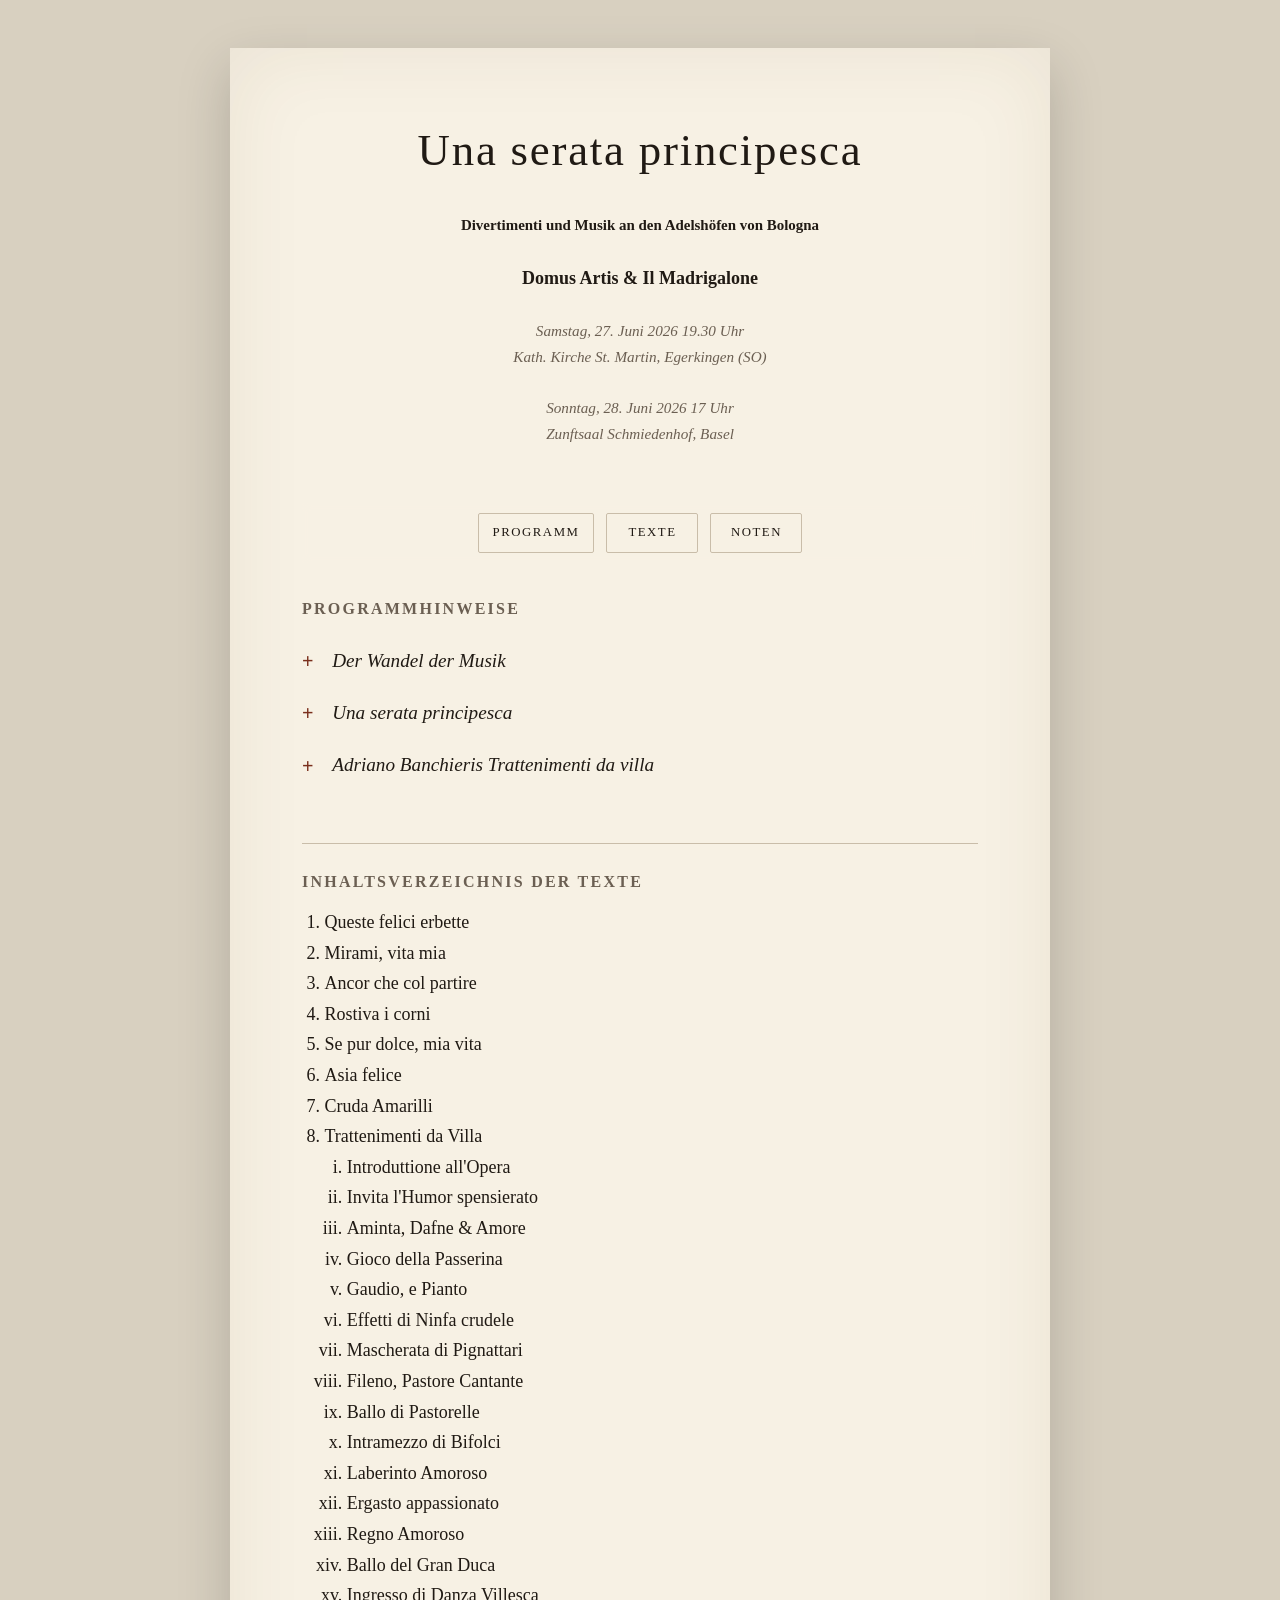
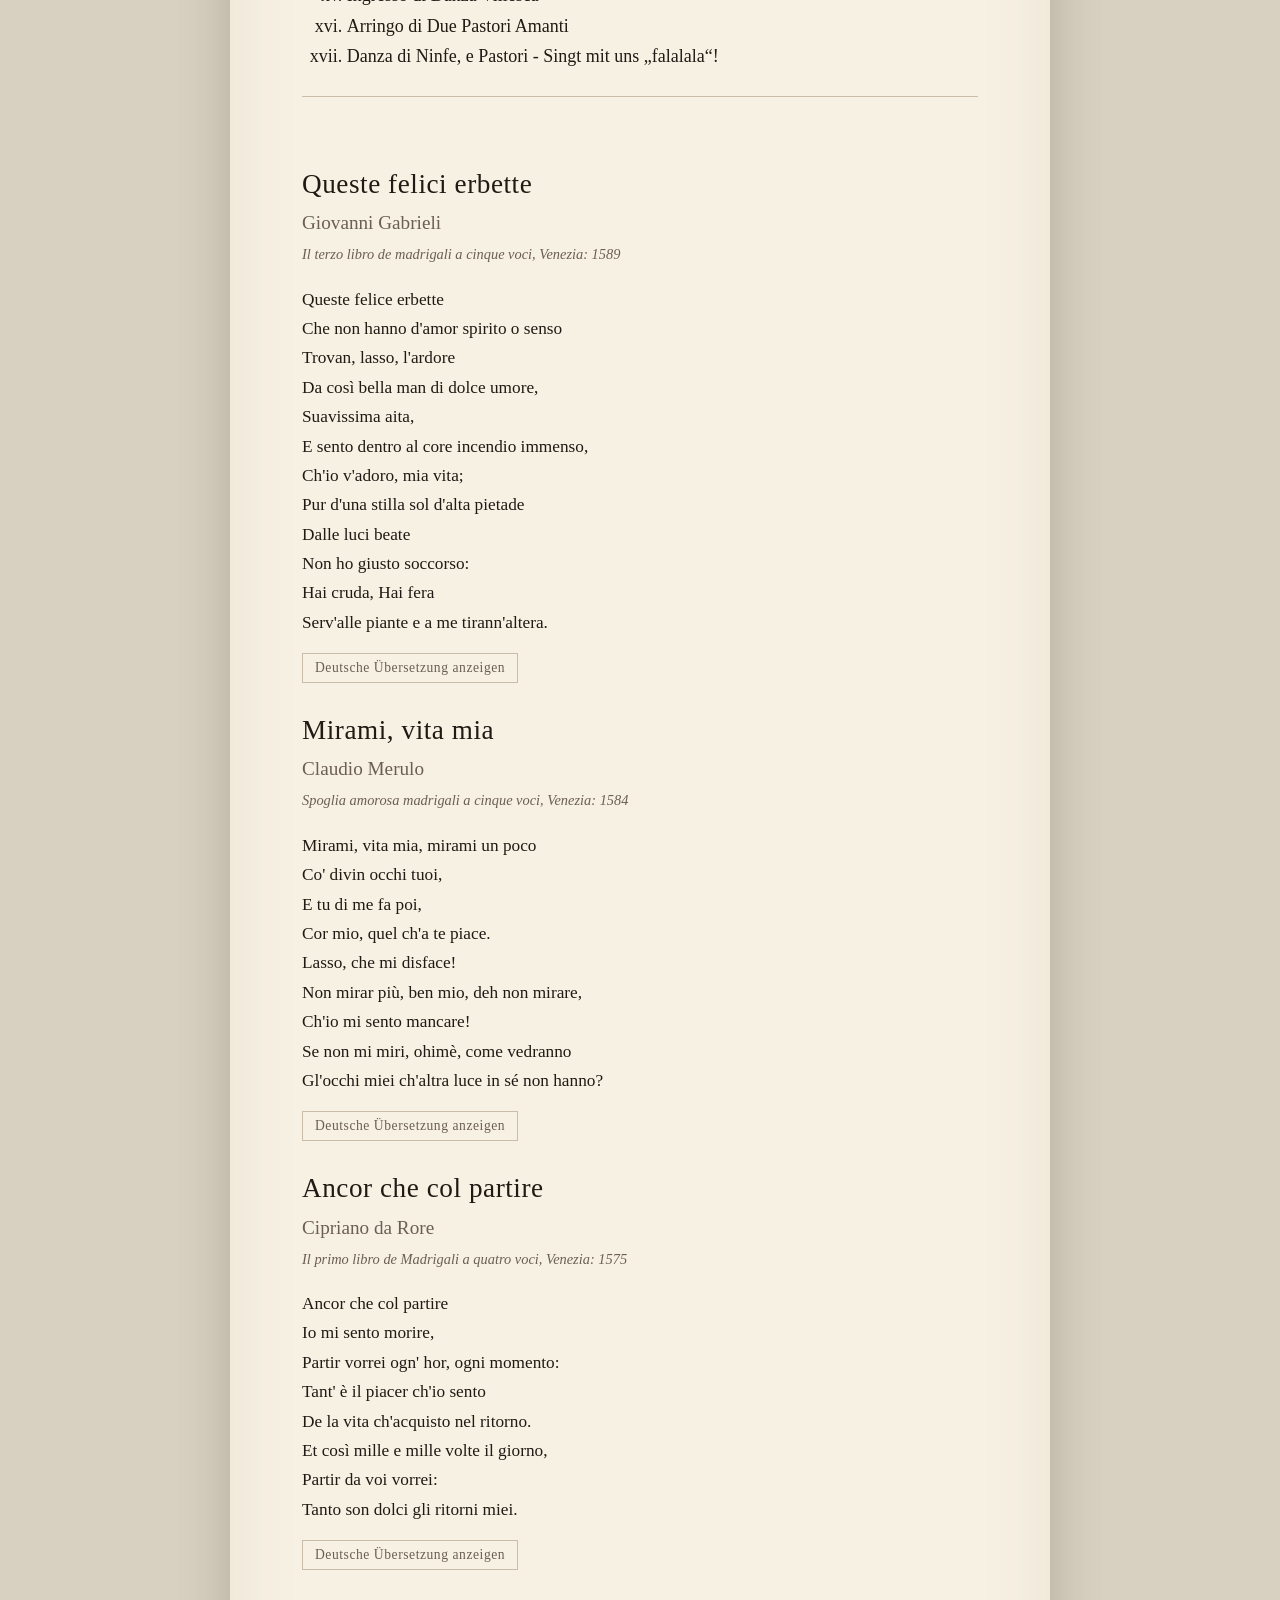
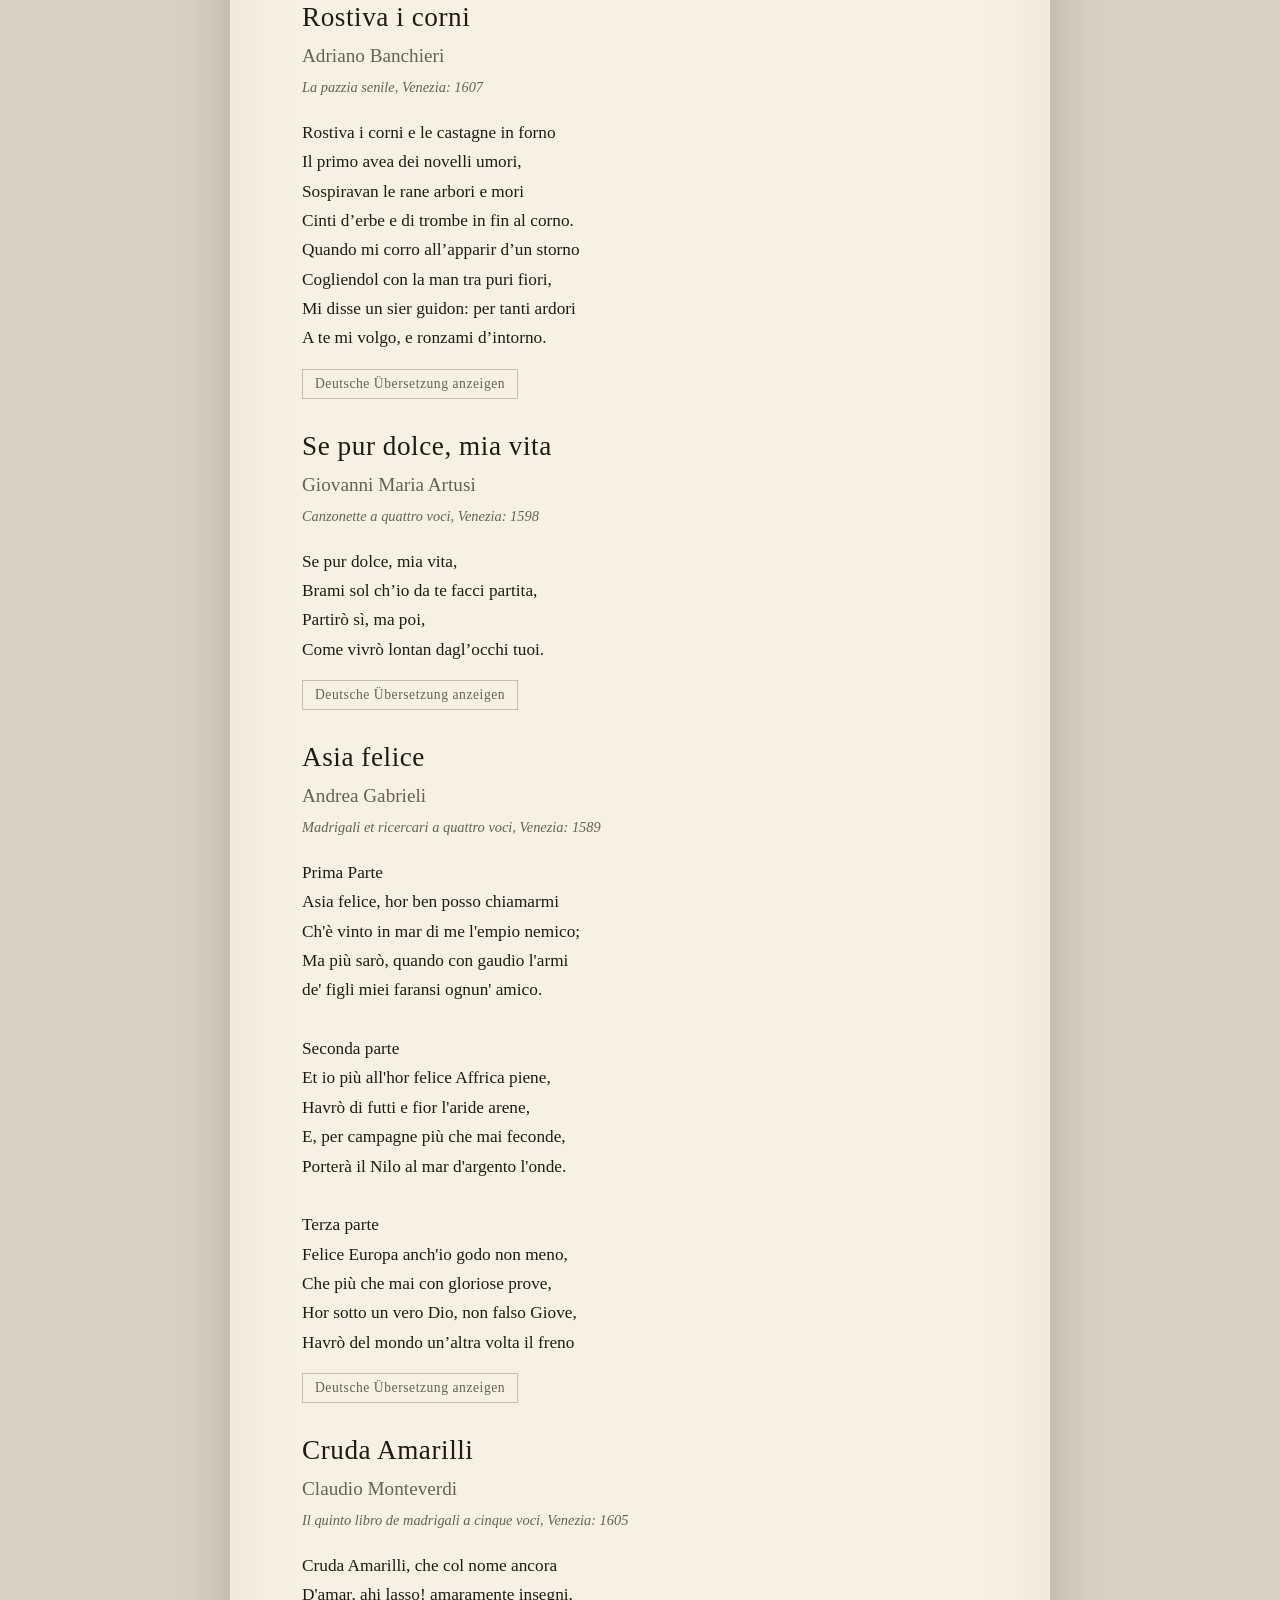
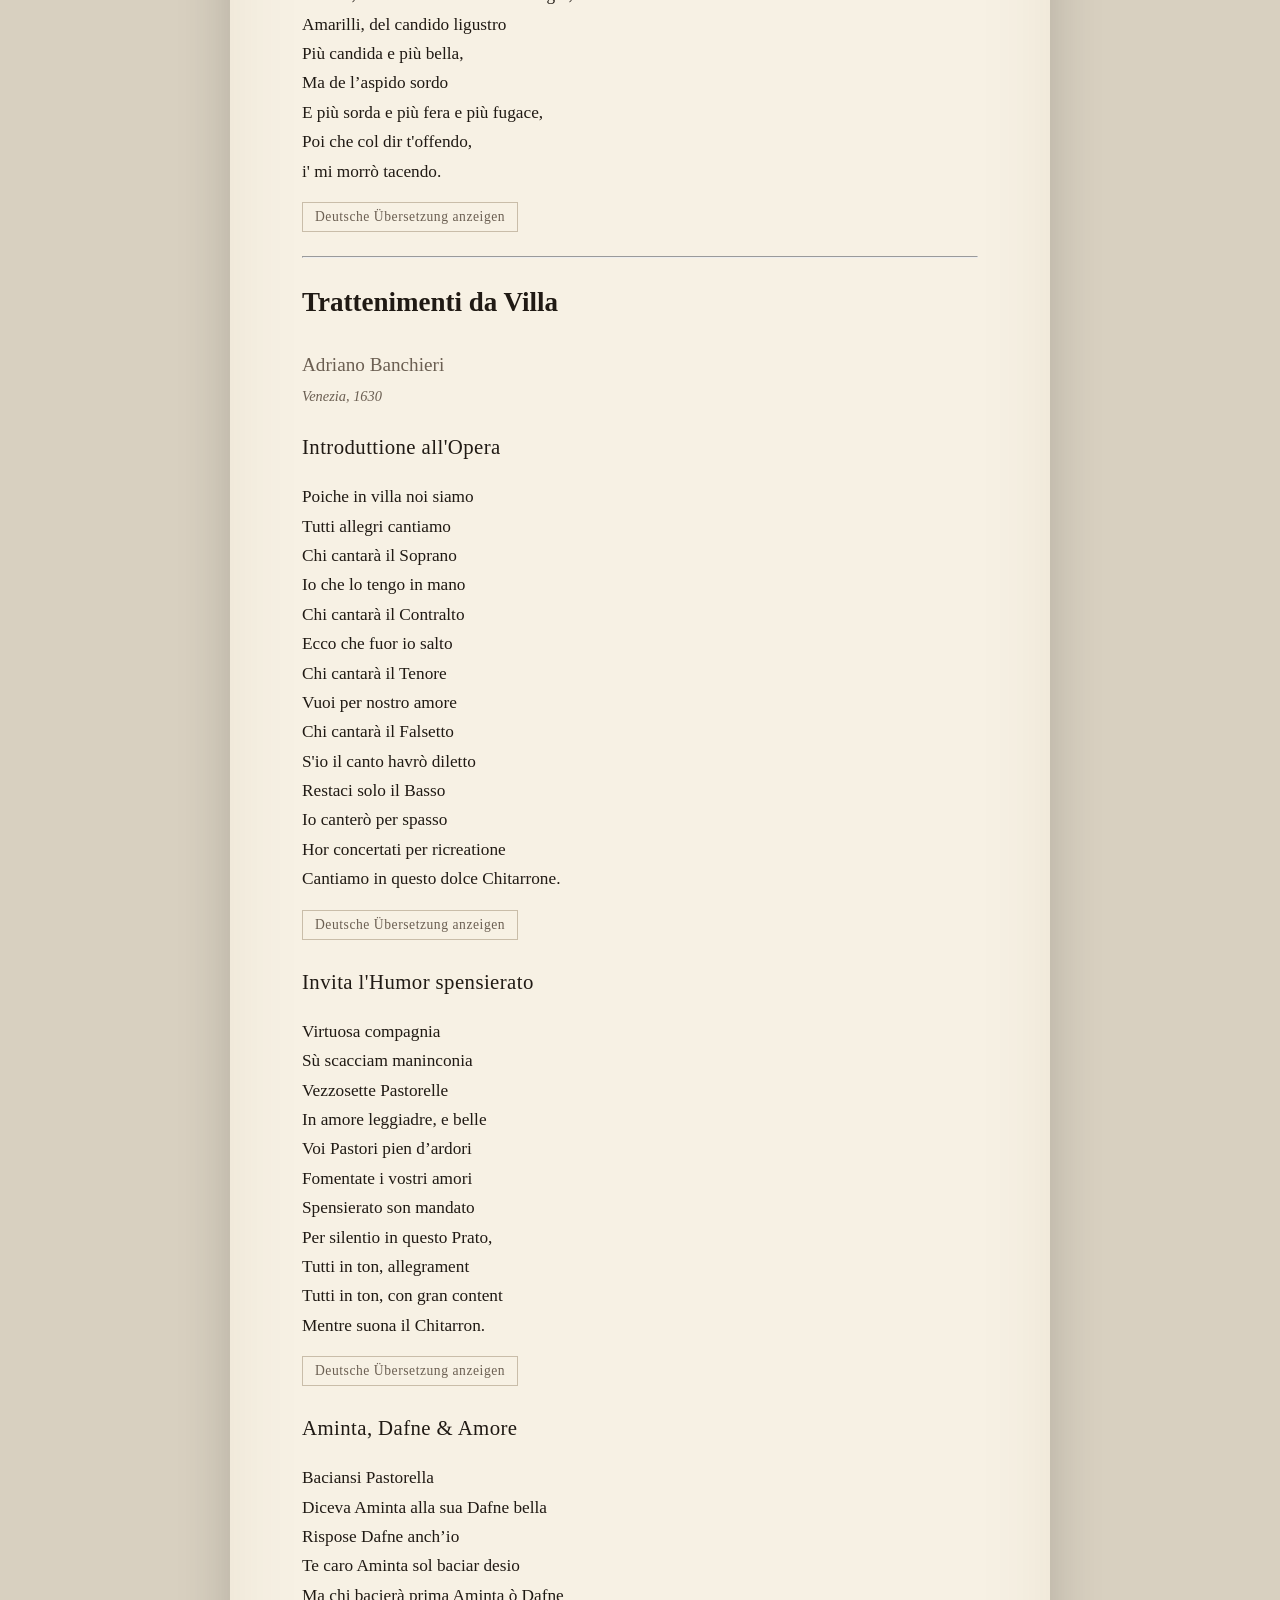
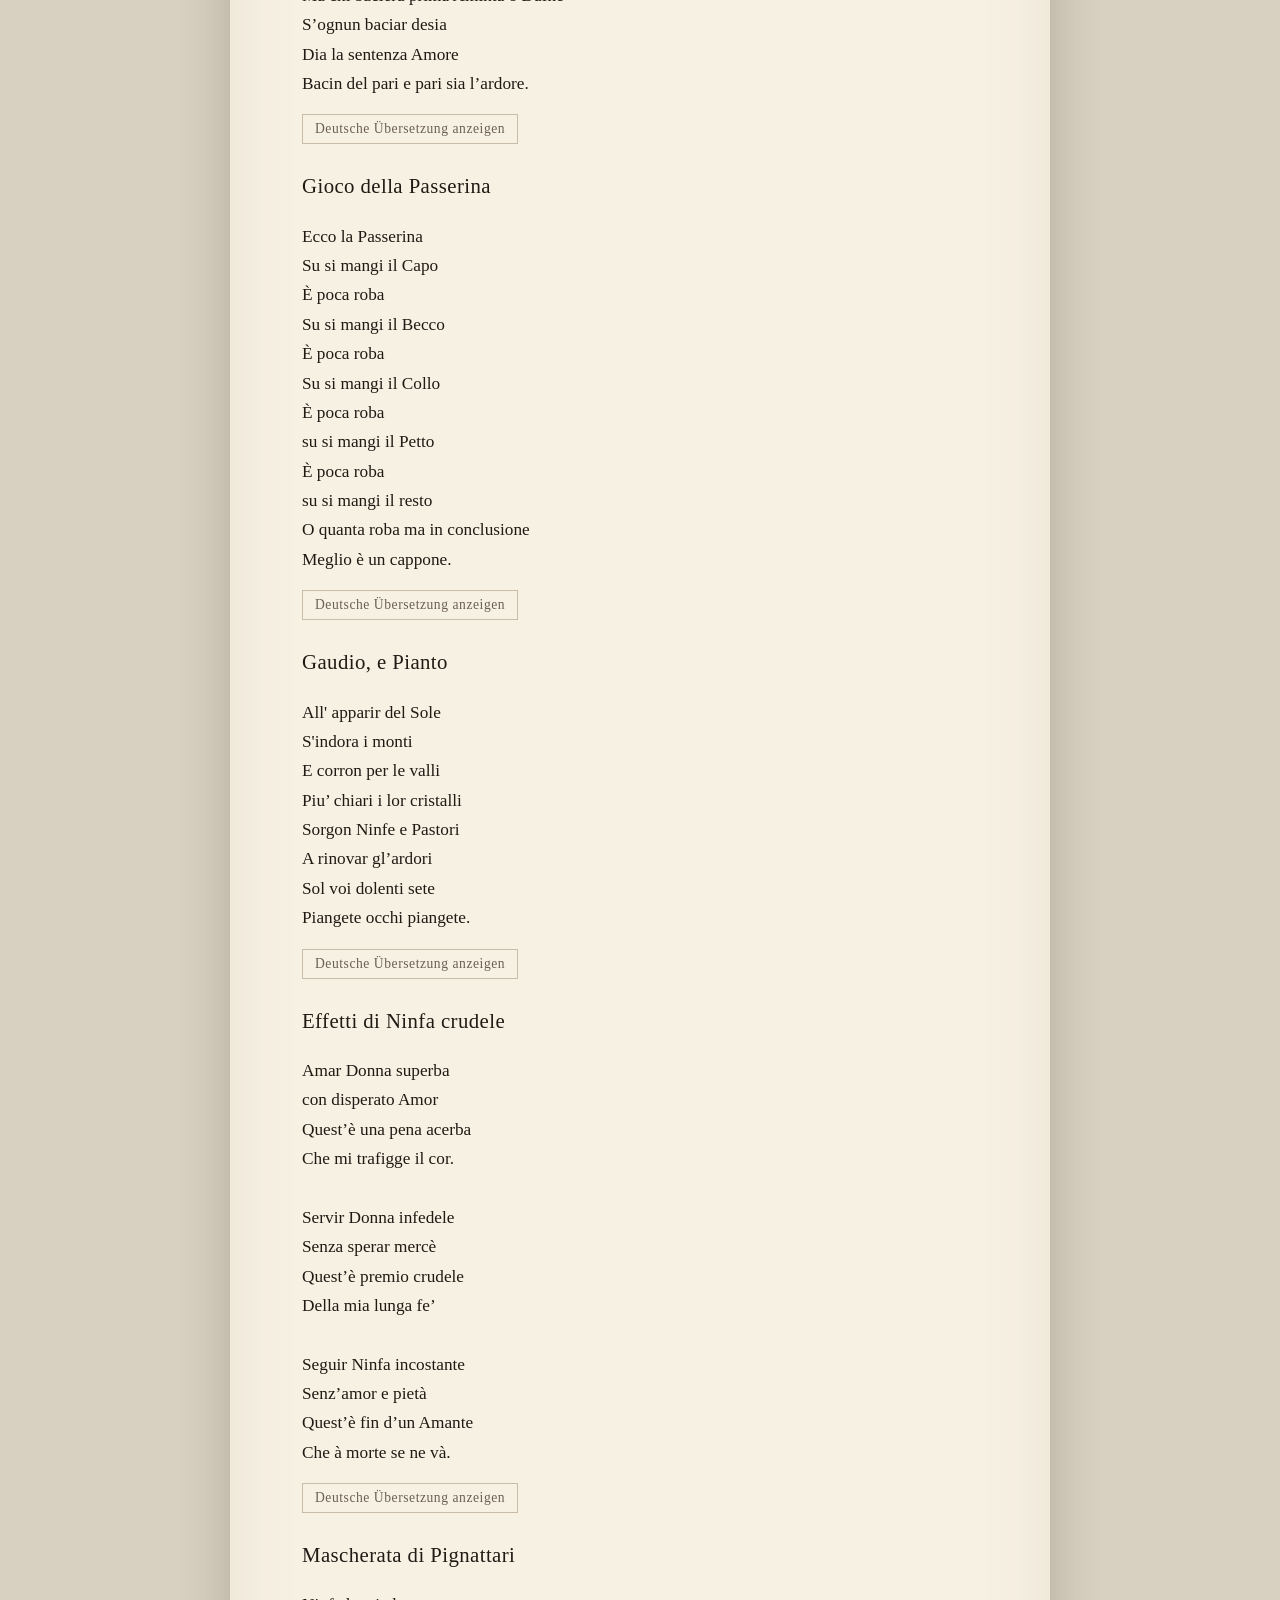
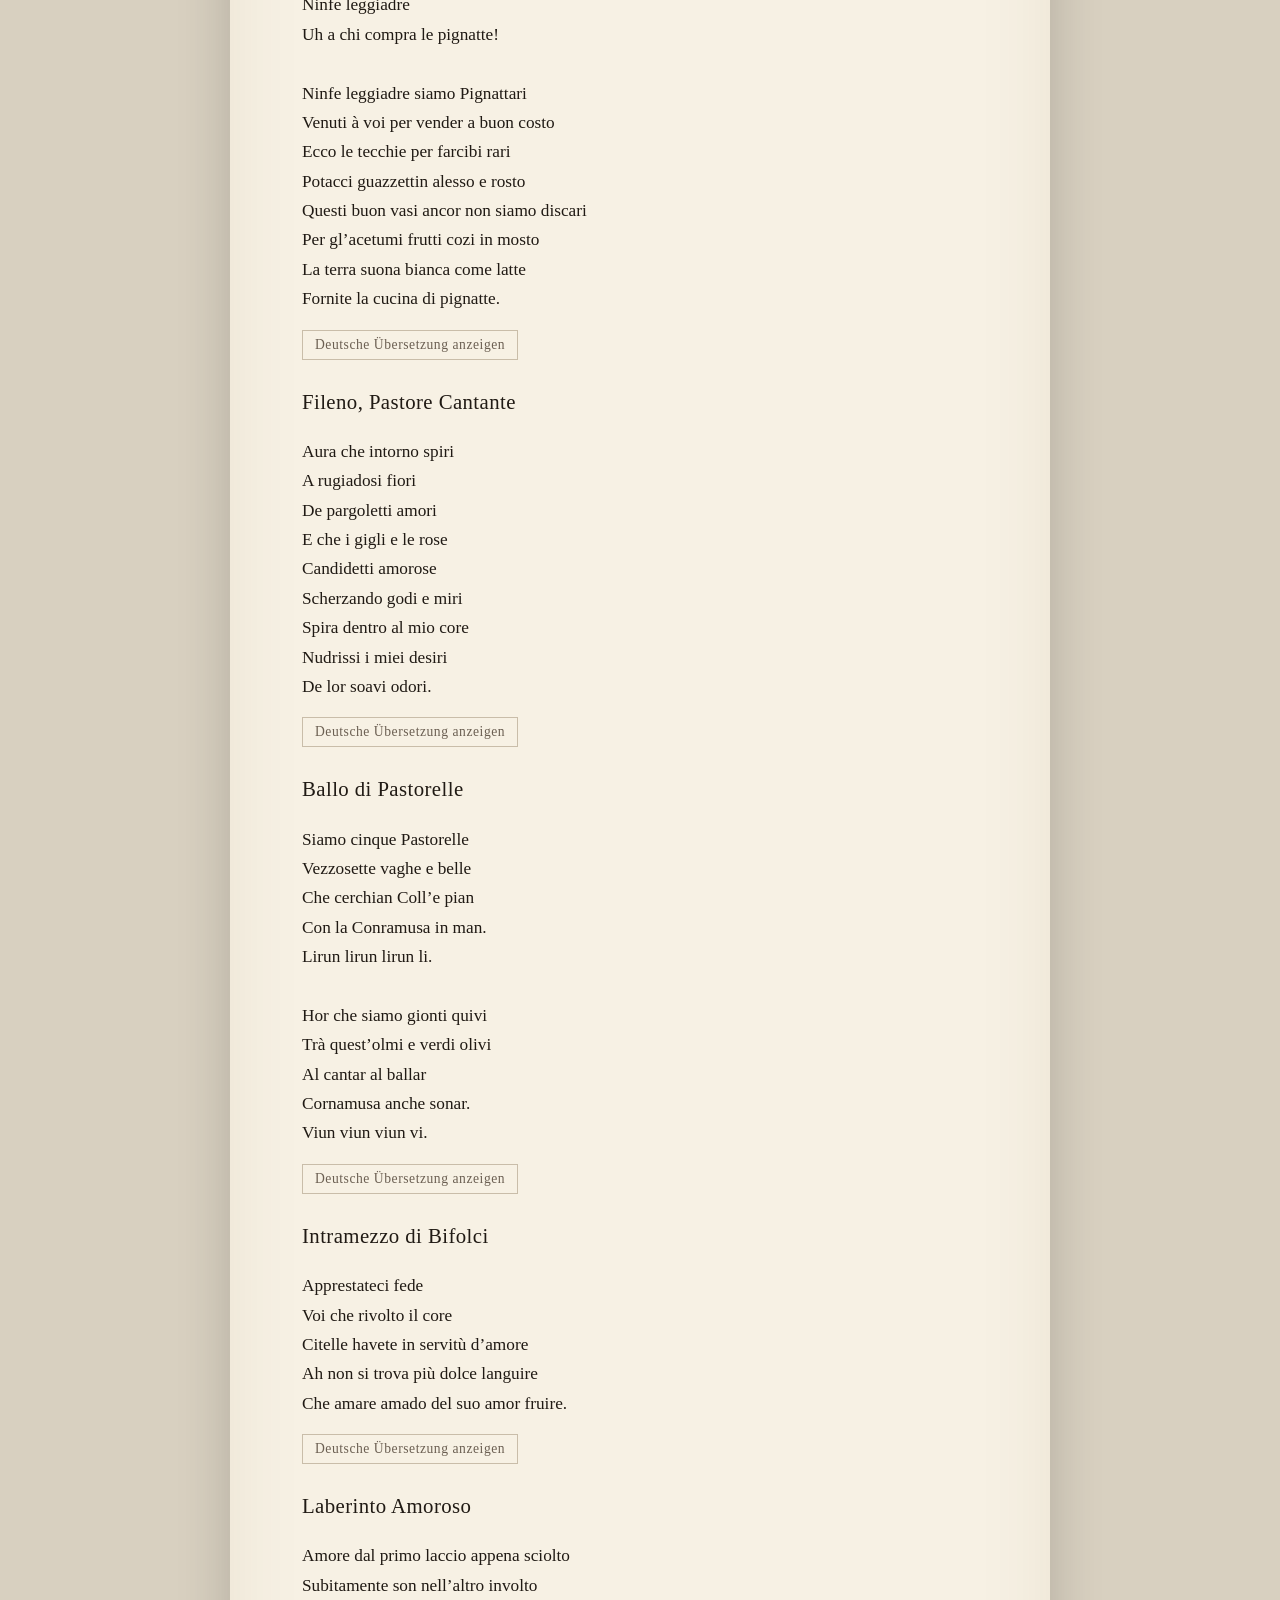
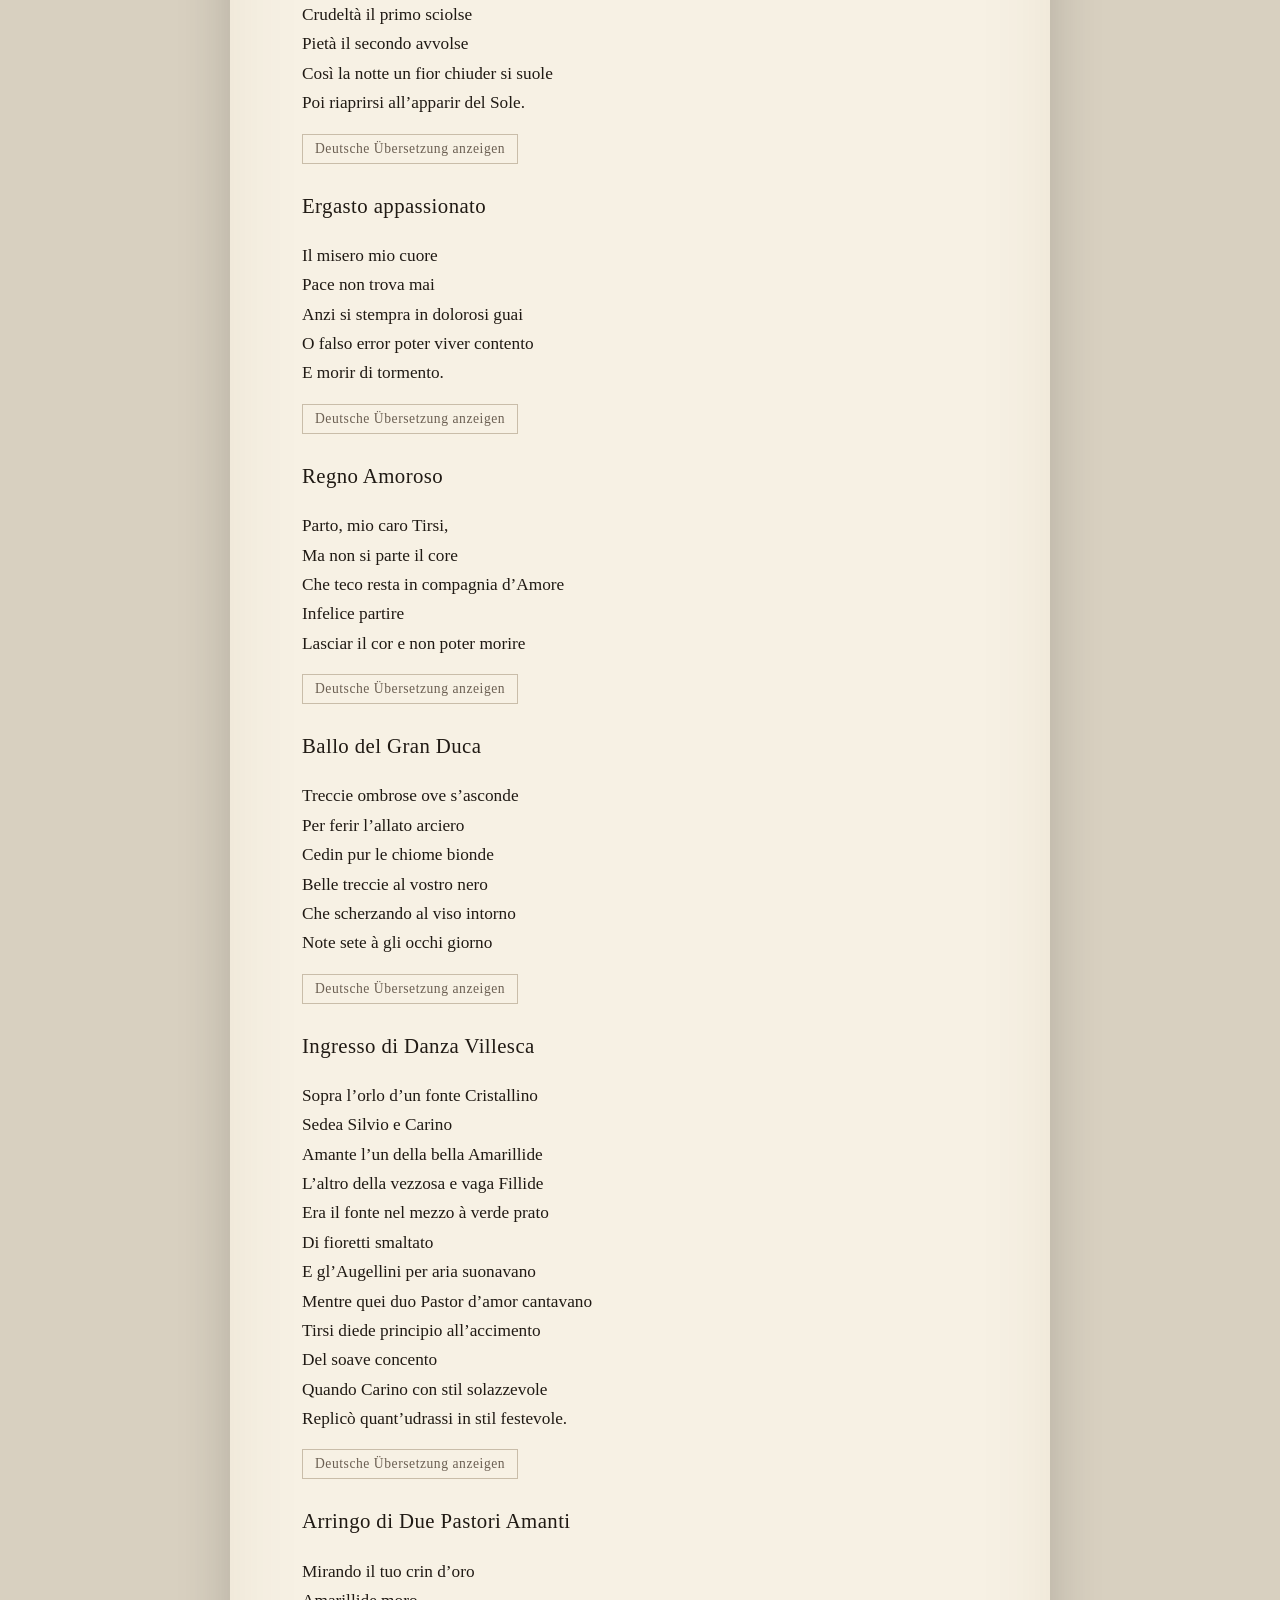
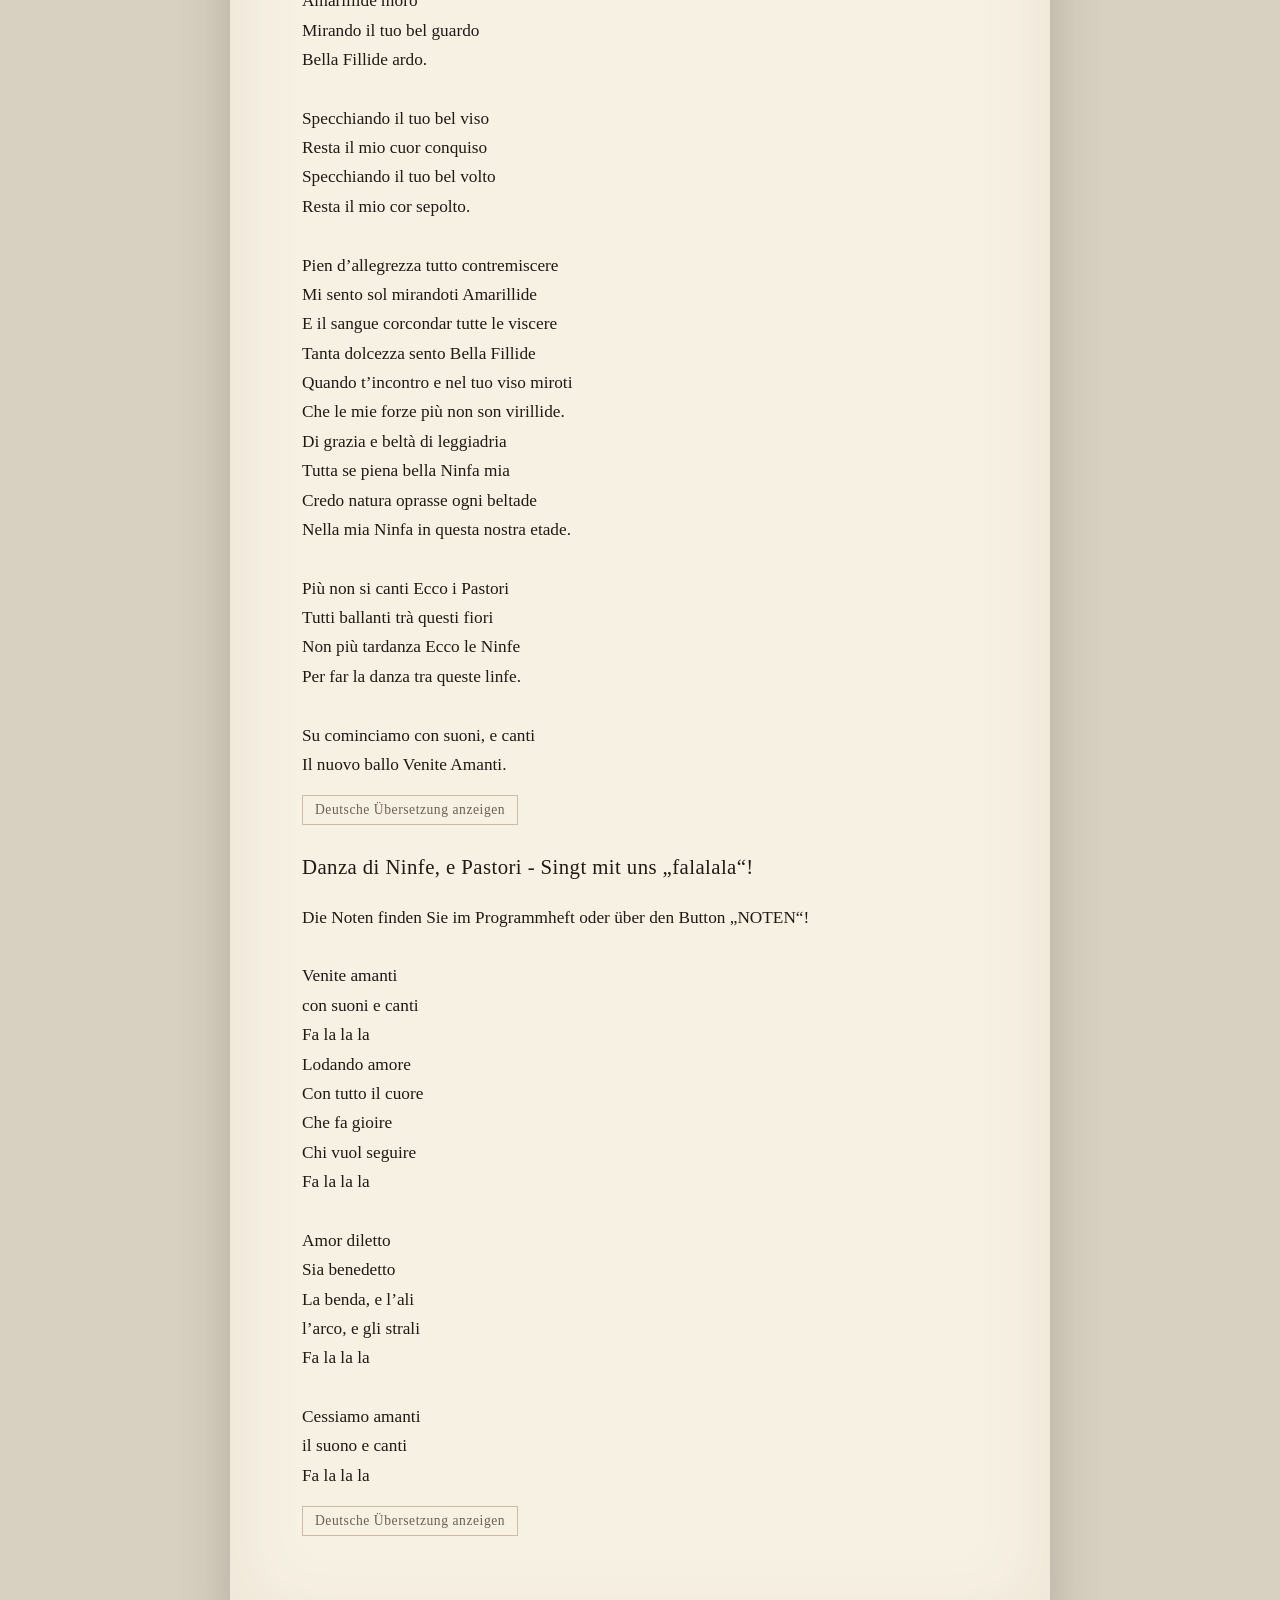
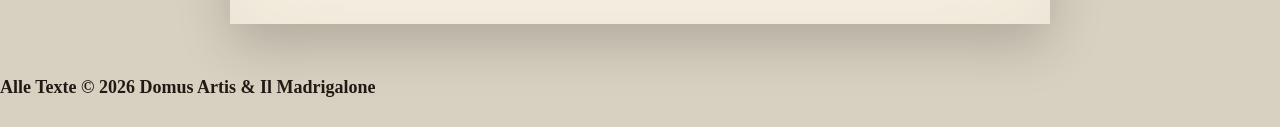
<file: index.html>
<!doctype html>
<html lang="it">
<head>
  <meta charset="UTF-8" />
  <meta name="viewport" content="width=device-width, initial-scale=1.0" />
  <title>Una serata principesca</title>
  <link rel="stylesheet" href="style.css" />
</head>
<body>
  <main class="book">
    <header class="site-header">
      <h1>Una serata principesca</h1>
      <p><h5>Divertimenti und Musik an den Adelshöfen von Bologna</h5></p>
      <p><h4>Domus Artis & Il Madrigalone</h4></p>

      <p>
          Samstag, 27. Juni 2026 19.30 Uhr<br>
          Kath. Kirche St. Martin, Egerkingen (SO)<br>
          <br>
          Sonntag, 28. Juni 2026 17 Uhr<br>
          Zunftsaal Schmiedenhof, Basel<br>
      </p>
    </header>


    <nav class="section-jump" aria-label="Section navigation">
      <a href="#notes">PROGRAMM</a>
      <a href="#texts">TEXTE</a>
      <a href="score.html" target="_blank" rel="noopener">
        NOTEN
      </a>
    </nav>

    <section class="notes-section" id="notes">
      <h2>Programmhinweise</h2>
<section class="note-group" id="note-der-wandel-der-musik">
  <details class="note-block">
    <summary>Der Wandel der Musik</summary>
    <div class="note-block-body" lang="de">
      <p>Um 1600 befand sich die italienische Musik in einem tiefgreifenden Wandel, der sowohl von religiösen als auch von humanistischen Kräften geprägt war. Die Gegenreformation hatte einen klareren und verständlicheren polyphonen Stil gefördert, wie er etwa bei Palestrina zu finden ist, bei dem die Verständlichkeit des Textes und die ausgewogene Satzweise im Mittelpunkt standen. Gleichzeitig legten die Strömungen des Renaissance-Humanismus zunehmend Wert auf Ausdruck, Rhetorik und die emotionale Wirkkraft der Kunst. Dieser doppelte Kontext veranlasste die Komponisten, die strengen Konventionen der Renaissance-Polyphonie in Frage zu stellen und neue Ansätze zu entwickeln, bei denen die Musik dem Sinn des Textes unmittelbar diente. In der Folge entstanden neue Gattungen und Stile, darunter die Monodie, die Praxis des Basso continuo und schliesslich die Oper, während traditionelle Formen wie das Madrigal sich zu grösserem dramatischen Ausdruck hin entwickelten. Komponisten wie Monteverdi und Banchieri stehen im Zentrum dieser Übergangszeit, in der etablierte Traditionen neben innovativen, stärker theatralischen musikalischen Sprachen bestehen.</p>
<p>In diesem Zusammenhang nimmt das italienische Madrigal eine zentrale Stellung ein –  sowohl als Höhepunkt der Renaissance-Polyphonie als auch als Träger der aufkommenden expressiven Ideale. Das Madrigal entstand zu Beginn des 16. Jahrhunderts als vornehme weltliche Gattung und war in der Regel für ein kleines Vokalensemble bestimmt, das poetische Texte vertonte, die oft Themen der Liebe und der Natur behandelten. Im Laufe des Jahrhunderts strebten die Komponisten zunehmend danach, die musikalische Struktur mit dem rhetorischen und emotionalen Gehalt des Textes in Einklang zu bringen. Sie entwickelten Techniken wie die anschauliche Wortmalerei, auffällige harmonische Wendungen und eine flexible rhythmische Behandlung. Gegen Ende des 16. Jahrhunderts erweiterten Komponisten wie Marenzio, Gesualdo und Monteverdi die Ausdrucksmöglichkeiten des Madrigals auf ein bis dahin ungekanntes Niveau, wobei sie die Grenzen des modalen Kontrapunkts bisweilen ausdehnten oder sogar sprengten. Auf diese Weise wurde das Madrigal zu einem Experimentierfeld, das direkt auf die stilistischen Neuerungen des Frühbarock vorauswies.</p>
<p>Zu den bedeutendsten Neuerungen dieser Zeit, die in ihrer expressiven Ästhetik eng mit dem Madrigal verbunden sind, gehört das Aufkommen der Monodie. Während in der polyphonen Musik mehrere Stimmen im Kontrapunkt miteinander agieren, wird in der <em>monodia accompagnata</em> eine einzige ausdrucksstarke Gesangslinie über einen begleitenden Bass gesetzt. Dieser Wandel schafft eine klare Hierarchie zwischen Melodie und Begleitung und ermöglicht eine grössere Verständlichkeit und emotionale Intensität des Textes.</p>
<p>Eng verbunden mit dieser Entwicklung ist die Einführung der Praxis des <em>basso continuo</em>. Bei der Aufführung älterer Madrigale musste ein Cembalist oder Lautenist, der die Sänger begleitete, sämtliche Einzelstimmen lesen und zu einer spielbaren Textur kombinieren, oft indem er sie im Kopf neu ordnete. Durch das Hinzufügen von Ziffern, die die Intervalle über dem Bass anzeigen, konnten die Ausführenden die Harmonien effizienter realisieren, was ein flexibles System schuf, das zur Grundlage der Barockmusik wurde.</p>
<p>Dieser Ansatz ermöglichte es, dass eine oder mehrere Gesangslinien sich frei über einem harmonischen Fundament entfalten konnten. In Verbindung mit der Entwicklung des Rezitativs führte dies zu einer engeren Anbindung der Musik an die Sprache und ebnete den Weg für eine unmittelbarere musikalische Darstellung dramatischer Handlungen, bei denen ein einzelner Sänger eine bestimmte Rolle übernehmen konnte, begleitet von Continuo-Instrumenten. Dennoch verdrängten diese Neuerungen die älteren Formen wie das Madrigal nicht vollständig. Vielmehr verwandelten sie sie. Das Madrigal, traditionell eine polyphone Vertonung weltlicher Dichtung mit gleichberechtigtem Zusammenspiel der Stimmen, wurde noch stärker zum Ort des Experimentierens. In Monteverdis neun Madrigalbüchern lässt sich ein allmählicher Wandel hin zur <em>seconda pratica</em> beobachten, mit verstärktem Einsatz des Basso continuo, freierer Dissonanzbehandlung und gesteigerter dramatischer Ausdruckskraft. Diese Entwicklung gipfelt in Formen, die oft als <em>madrigale drammatico</em> bezeichnet werden, in denen Dialog, Kontrast und lebendige musikalische Gesten bereits die Opernsprache vorwegnehmen.</p>
<p>Neben der Oper stellt das <em>madrigale drammatico</em>, wie es von Komponisten wie Banchieri, Vecchi, Torelli und Striggio gepflegt wurde, ein bedeutendes künstlerisches Phänomen dar. Es blühte in Zentren wie Venedig, Bologna und Modena und zielte darauf ab, Elemente der <em>commedia dell&#39;arte</em> in Musik zu übertragen. Diese Werke bestehen aus Folgen von Madrigalen, Villanellen, Mascheraten und anderen mehrstimmigen Stücken. Wie in der Oper konnte in ihnen nahezu jede Handlung dargestellt werden. Sie behandelten oft bukolische oder amouröse Themen oder griffen – direkt aus der <em>commedia dell&#39;arte</em> schöpfend – alltägliche Situationen auf, etwa Frauen, die sich zum Wäschewaschen versammeln, oder Reisende, die auf einem Boot singen, um sich die Zeit zu vertreiben. Andere Werke (wie die vorliegenden <em>trattenimenti da camera</em>) sind eher akademischen Charakters, ohne eine eigentliche Handlung, sondern stellen lediglich in Musik dar, wie eine fröhliche Gesellschaft von Freunden zusammenkommt, um Musik zu machen und sich zu vergnügen. Diese Werke greifen auf Standardfiguren und komische Situationen zurück, verbinden anspruchsvolle musikalische Satzweise mit Humor, Satire und lebendiger Charakterzeichnung und verwischen so die Grenze zwischen Konzert und Theater.</p>
<p>Das <em>madrigale drammatico</em> positionierte sich als Alternative zur Oper. Seine Befürworter kritisierten oft den neuen Stil, weil er die traditionelle kontrapunktische Strenge aufgebe. Diese Spannung zeigt sich beispielhaft in der Kontroverse zwischen Giovanni Maria Artusi und Claudio Monteverdi. Artusi verurteilte Monteverdis unkonventionellen Gebrauch von Dissonanzen als Verstoss gegen die etablierten Regeln, während Monteverdi eine neue Ästhetik verteidigte, in der solche Techniken expressiven Zielen dienten.</p>
<p>Banchieri jedoch erkannte den Wert dieser Neuerungen. Obwohl er in der Tradition verwurzelt war, integrierte er allmählich Elemente der Monodie und des Basso continuo in seine Werke. Seine Unterstützung Monteverdis, die sich in seiner Empfehlung an die Accademia dei Floridi im Jahr 1620 zeigt, zeugt von einer Offenheit gegenüber modernen expressiven Möglichkeiten und einer Distanzierung von konservativeren Positionen.</p>
    </div>
  </details>
</section>

<section class="note-group" id="note-una-serata-principesca">
  <details class="note-block">
    <summary>Una serata principesca</summary>
    <div class="note-block-body" lang="de">
      <p>Wie mag die Klangwelt einer <em>serata</em> (Abend) in einem italienischen Palast um 1610 wohl geklungen haben? Dies ist der rote Faden dieses Programms, das Lieder und Polyphonie zwischen Renaissance und Barock erkundet.</p>
<p><em>Queste felici erbette</em> ist ein pastorales Madrigal von Giovanni Gabrieli. Das Stück entwirft eine idealisierte Naturszene, eine typische Umgebung für Madrigale. Gabrieli (um 1554–1612) war ein venezianischer Komponist und Organist, der am Markusdom wirkte und dort die Nachfolge seines Onkels Andrea Gabrieli antrat. Er ist vor allem für seine instrumentalen und geistlichen Vokalwerke bekannt, die die einzigartige Akustik von San Marco durch räumlich getrennte Ensembles ausnutzen und so reiche, antiphonale Effekte erzeugen. Von nicht geringerer Qualität sind seine zahlreichen Madrigale: In diesem Stück zeigt Gabrieli die typische Aufmerksamkeit, die Komponisten der Darstellung des Textgehalts in der Musik widmeten, verbunden mit einem dichten Imitationsgefüge zwischen den Gesangsstimmen.</p>
<p>Claudio Merulo (1533–1604) war ein bedeutender Komponist, Organist und Musikdrucker sowie Tastenvirtuose der Spätrenaissance aus der Generation unmittelbar vor Frescobaldi. Obwohl er vor allem für seine innovative Tastenmusik bekannt ist, komponierte Merulo auch Vokalwerke, die die Klarheit und Ausgewogenheit der <em>prima pratica</em> widerspiegeln. <em>Mirami, vita mia</em> ist ein hervorragendes Beispiel für das italienische Madrigal der Spätrenaissance. Im Gegensatz zu Gabrieli ist die Musik weniger imitativ und folgt stärker dem Ausdruck des Textes durch den Einsatz von <em>madrigalismi</em>. So hält die Musik beispielsweise auf das Wort „lasso” (in diesem Zusammenhang: unglücklich und erschöpft) inne, während nur der erste Canto dieses Wort wie einen Schmerzensruf deklamiert. Ebenso verharrt die Musik bei „mi sento mancare” (denn ich fühle, wie ich schwinde) in einer Art Stillstand, um den Gedanken des Ohnmächtigwerdens darzustellen.</p>
<p>Cipriano de Rore (um 1515–1565) war einer der einflussreichsten Madrigalkomponisten der Mitte des 16. Jahrhunderts sowie eine zentrale Figur in der Entwicklung der expressiven Polyphonie der Renaissance. Er wurde in Flandern geboren, arbeitete aber in Italien, wo er am Este-Hof in Ferrara tätig war. Dort pflegte er einen äusserst verfeinerten und textsensiblen Musikstil. <em>Ancor che col partire</em> ist möglicherweise das berühmteste und gefeiertste Madrigal des Jahrhunderts und inspirierte viele andere Komponisten zu eigenen Variationen. Der Text greift ein weiteres beliebtes Thema auf: die bittersüsse Natur des Abschieds in der Liebe. Die Vertonung ist etwas zurückhaltender, die Melodie steht im Vordergrund und der Text ist frei in die Musik gesetzt, ohne die theatralischen Effekte, die Komponisten einer späteren Generation so sehr anstrebten.</p>
<p>Bei der Kunst der d<em>iminutioni</em> wird ein „langer“ Ton in kleinere Untertöne unterteilt. Mit anderen Worten sind Diminutionen virtuose Verzierungen, die auf bestehende Melodien angewendet werden. Diese Praxis ist eines der wichtigsten und herausragendsten Merkmale der italienischen Musik dieses Jahrhunderts. Zwar wurden Diminutionen oft improvisiert und die Ausführenden waren stolz darauf, dies zu können, doch aus dieser Zeit sind zahlreiche Traktate und Beispiele erhalten. Es war nicht ungewöhnlich, dass ein Komponist Diminutionen über ein berühmtes Werk eines anderen Komponisten veröffentlichte, wie bei den von Giovanni Bassanos (1561–1617) Diminutionen über Cipriano de Rores Madrigal <em>Ancor che col partire</em>. Das ursprünglich für vier Stimmen komponierte Stück wird hier von nur einem Sänger ausgeführt, während die anderen Stimmen auf die Instrumente übertragen werden. Es handelt sich um ein Beispiel für die unmittelbare Verbindung zwischen <em>prima pratica</em> und Basso continuo und stellt somit einen Vorläufer der <em>monodia accompagnata</em> dar.</p>
<p>Adriano Banchieri (1568–1634) war ein olivetanischer Mönch, Komponist und Organist aus Bologna. Er ist bekannt für seine theoretischen Werke, insbesondere für seine Schriften zur Kunst des Orgelspiels, aber auch für seine zahlreichen Madrigale, dramatischen Komödien und humorvollen Stücke im Allgemeinen. <em>Rostiva i corni</em> entsteht im Vorfeld der <em>Trattenimenti da villa</em> und steht im gleichen komödiantischen Stil. Das Stück basiert auf dem äusserst berühmten Madrigal <em>Vestiva i colli</em> (1566) von G. P. da Palestrina. Die bukolische Natur des ursprünglichen Textanfangs „Vestiva i colli e le campagne intorno” (Der Frühling hat die Hügel und Felder ringsum mit Grün bekleidet) wird in eine groteske Karikatur verwandelt: „Rostiva i corni e le castagne in forno” (Sie röstete Quitten und Kastanien im Ofen) – eine lebendige, spassige Anspielung auf die „Ernsthaftigkeit” eines Grossteils der italienischen Madrigalproduktion.</p>
<p>Giovanni Maria Artusi (um 1540–1613) war ein bolognesischer Komponist, der vor allem für seine Verteidigung des traditionellen Kompositionsstils der Renaissance bekannt ist. Als Schüler von Gioseffo Zarlino vertrat er die Grundsätze der <em>prima pratica</em> und betonte die traditionelle Behandlung von Dissonanzen. Besondere Bekanntheit erlangte er durch seine Kritik an den ausdrucksstärkeren, neueren Stilen, insbesondere durch seine Angriffe auf Monteverdi und dessen Madrigal <em>Cruda Amarilli</em>, das später im Programm folgen wird. In seinem Stück <em>Se pur dolce</em> zeigt Artusi seine Zurückhaltung und Verbundenheit mit der Tradition: Es verwendet keinen dichten oder komplexen Kontrapunkt und die Musik verläuft nahezu homorhythmisch. Zwar handelt es sich keineswegs um ein experimentelles Stück und es weist nicht die gleiche Detailtiefe in der Beziehung zwischen Text und Musik auf wie die Werke von Merulo oder de Rore, doch liegt das Interesse an diesem Stück in der Abfolge der Harmonien, die der Spannung innerhalb der Worte folgt.</p>
<p>Wir haben bereits den venezianischen Organist und Komponist Andrea Gabrieli (um 1532–1585) erwähnt. Seine <em>Asia felice</em>, <em>Et io più all&#39;hor felice Africa</em> und das dazugehörige Stück <em>Europa</em> bilden ein bemerkenswertes Triptychon, das mit ziemlicher Sicherheit für die öffentlichen Feierlichkeiten nach der Schlacht von Lepanto (1571) komponiert wurde. In der Tradition der humanistischen allegorischen Festkultur personifiziert jedes Madrigal einen Kontinent, der in der ersten Person spricht – glücklich, befreit, dankbar –, und Venedig wusste diese meisterhaft in ein spektakuläres bürgerliches Theater zu verwandeln. Was diese Sammlung besonders macht, ist, dass Gabrieli die drei Stücke nicht nur im Text, sondern auch im Klang voneinander unterscheidet. Jedes Stück hat eine andere Schlüssel-Kombination und Mensur, sodass Asien, Afrika und Europa jeweils eigene Klangwelten bewohnen: unterschiedliche Register, unterschiedliche rhythmische Charaktere, unterschiedliche Pulse. Stilistisch handelt es sich um öffentliche, deklamatorische Werke: Die Satzweise ist überwiegend homophon, die Harmonik kühn diatonisch, die rhythmische Energie nach aussen gerichtet und festlich. Sie gehören nicht zur intimen Welt des Petrarca-Madrigals, sondern zur freien Luft der venezianischen Plätze.</p>
<p>Dem gesungenen Madrigal steht eine Toccata von Frescobaldi gegenüber. In seinen Toccaten versuchte er, die Ausdruckskraft und Emotion der <em>madrigali moderni</em> nachzuahmen. Eine Toccata kann demnach als ausdrucksstarkes Stück betrachtet werden, das eine Geschichte ohne Worte erzählt. Frescobaldi gibt verschiedene Aufführungshinweise, von denen einige für die damalige Zeit wirklich bahnbrechend sind. So empfahl er beispielsweise, diese Stücke nicht streng im Tempo zu spielen – eine Idee, die ein Jahrhundert später im französischen Prélude non mesuré weitergeführt wurde. Diese höchst komplexen und erfinderischen Stücke nehmen im Tastenrepertoire der Zeit einen einzigartigen Platz ein, da sie weder geistliche Musik (zum Beispiel Orgelmusik für die Messe) noch Begleitmusik für Vokal- oder Instrumentalstücke sind. Frescobaldi zeigt ein hohes Mass an Erfindungsreichtum beim Entwurf seiner musikalischen Welt mit virtuosen Diminutions-Passagen, die plötzlich mit einem zurückhaltenderen Canzona-Abschnitt kontrastieren.</p>
<p>Der erste Teil dieses Programms gipfelt in Claudio Monteverdis <em>Cruda Amarilli</em> aus seinem fünften Madrigalbuch von 1605. Nun stellt sich die Frage: Hatte Artusi recht? Dieses Madrigal wurde aufgrund seines kühnen Einsatzes von Dissonanzen und seiner Abweichung von den traditionellen kontrapunktischen Normen zum Ziel von Artusis Kritik. Insbesondere treten harte Dissonanzen plötzlich und unvorbereitet auf – ein unglaublicher Durchbruch für die Musik jener Zeit. Doch genau darin bestand der Kern von Monteverdis Ästhetik in seiner <em>seconda pratica</em>: Die Musik sollte frei sein, der Emotion des Textes zu folgen und nicht umgekehrt. Die Härte menschlicher Emotionen sollte demnach in der Musik vollständig dargestellt werden.</p>
<p>Aber hatte Artusi recht? Er hatte das Stück zweifellos als Manuskript gehört – es zirkulierte jahrelang vor seiner Veröffentlichung – und griff es in seinem Werk <em>L&#39;Artusi, overo Delle imperfettioni della moderna musica</em> (1600) an, ohne den Komponisten zu nennen. Er wies auf bestimmte Verwendungen von Dissonanzen hin, die von keiner Regel des Kontrapunkts sanktioniert werden können. In Artusis Ohren war dies keine Kühnheit, sondern Unvermögen, das sich als Neuerung tarnt.</p>
<p>Monteverdis Bruder Giulio Cesare betrat die Szene und antwortete in seinem Namen: Es gebe nicht eine, sondern zwei Praktiken, schrieb er: die <em>prima pratica</em>, bei der die Regeln des Kontrapunkts gelten und die Musik den Text formt, und die <em>seconda pratica</em>, bei der die Hierarchie umgekehrt ist und der Text die Musik regiert. Wenn das Gedicht Härte verlange, müsse die Musik hart sein. Wenn die Emotion roh und ungelöst sei, dann müsse es auch der Klang sein.</p>
<p>Ist <em>Cruda Amarilli</em> ein Beweis? Der Text stammt aus Battista Guarinis <em>Il pastor fido</em> und die ersten Worte sagen bereits alles: „Cruda Amarilli, che col nome ancora, d&#39;amar, ahi lasso, amaramente insegni” (Grausame Amarilli, die schon mit Namen mich Liebe lehrt - ach weh - auf grause Weise). Der Name Amarilli enthält die Wörter „amar” (lieben) und „amaro” (bitter): Das Gedicht basiert auf diesem Wortspiel, auf der Wunde, die im Namen der Geliebten verborgen liegt. Monteverdi antwortet mit einer Vertonung, in der die erste bedeutende Dissonanz auf das Wort „cruda” (grausam) fällt. Sie wird nicht vorbereitet, wie es im traditionellen Kontrapunkt bei Dissonanzen üblich gewesen wäre. Für einen Hörer jener (unserer?) Zeit muss das schockierend gewesen sein. Doch genau darin besteht die Ästhetik von Monteverdis radikaler Neuer Kunst. Die <em>seconda pratica</em> gibt das handwerkliche Können nicht auf, sondern lenkt es vollständig auf die psychologische Wahrheit um! Die Dissonanzen hier sind keine Fehler. Sie stellen Schmerz, Bitterkeit und Hilflosigkeit gegenüber dem blossen Namen der Geliebten dar. Und sie schmerzen.</p>
<p>Hatte Artusi also recht? Wenn man die strengen Massstäbe, an die er gewöhnt war, buchstabengetreu anwendet, dann wohl ja. Aber er stellte wahrscheinlich die falsche Frage, indem er eine neue Sprache an dem Grammatiksystem einer alten mass. Monteverdi brach nicht mit dem Kontrapunkt – er schritt hinaus aus ihm, in etwas, das schliesslich zum Barock werden sollte: in eine Welt, in der Affekt, Drama und die nackte Entblössung menschlicher Empfindung Vorrang vor formaler Vollkommenheit haben. <em>Cruda Amarilli</em> steht genau an dieser Schwelle: mit einem Fuss in der Renaissance, mit dem anderen in dem, was danach kommt. Vielleicht beweist es einfach das.</p>
    </div>
  </details>
</section>

<section class="note-group" id="note-adriano-banchieris-trattenimenti-da-villa">
  <details class="note-block">
    <summary>Adriano Banchieris Trattenimenti da villa</summary>
    <div class="note-block-body" lang="de">
      <p>Banchieri erklärte, dass der Zweck seiner Komödien „zu keinem anderen Zweck [diene], als einige Stunden der Musse zu verbringen“. Die Handlung in den Trattenimenti ist in gewisser Weise autoreferenziell, da sie eine Gruppe junger Leute beschreibt, die sich durch Musik und Vergnügen amüsieren. Es handelt sich um ein herausragendes Beispiel des <em>madrigale drammatico accademico</em>, bei dem es nicht unbedingt eine zusammenhängende Geschichte gibt, sondern eine Abfolge von Szenen. Dieses Format hatte Banchieri bereits zuvor erkundet, zum Beispiel in seiner <em>Barca di Venetia per Padova</em> (1605), in der eine Gruppe von Menschen auf einem Burchiello-Boot den Fluss Brenta befährt und sich die Zeit mit Vergnügen und Musizieren vertreibt.</p>
<p>Die Themen der Lieder spiegeln das Leben der jungen Leute wider, über die sie erzählen: Festgelage, Liebe und Essen, mitunter mit erotischen Anklängen. Dichter Humor und Satire des Alltags sind präsent und zeichnen das Bild einer fröhlichen Gesellschaft mit Tanz und Spielen.</p>
<p>Die Trattenimenti sind Banchieris letzte bekannte Veröffentlichung aus dem Jahr 1630. Musikalisch verarbeiten mehrere Stücke Material aus dem <em>Zabaione musicale</em> (1604), das für die moderne Praxis aktualisiert wurde. So wurde beispielsweise der Basso continuo hinzugefügt, der in der früheren Fassung noch nicht vorhanden war. Banchieri scheut nun gelegentlich nicht vor einer Arie oder einem Duett in der <em>seconda pratica</em> zurück und wechselt sie mit traditionelleren polyphonen Canzonetten ab. Oft werden die Stile der Canzonetta und des Madrigals vermischt, um komische Effekte zu erzielen, indem zum Beispiel ernste Musik auf einen nicht ganz so ernsten Text gesetzt wird.</p>
<p><em><strong>Rodolfo Zitellini</strong></em></p>
    </div>
  </details>
</section>
</section>

<section id="texts" class="texts-section">
  <nav class="index">
    <h2>Inhaltsverzeichnis der Texte</h2>
    <ol>
<li><a href="#poem-gabrieli">Queste felici erbette</a></li>
<li><a href="#poem-merulo">Mirami, vita mia</a></li>
<li><a href="#poem-rore">Ancor che col partire</a></li>
<li><a href="#poem-banchieri">Rostiva i corni</a></li>
<li><a href="#poem-artusi">Se pur dolce, mia vita</a></li>
<li><a href="#poem-asia">Asia felice</a></li>
<li><a href="#poem-cruda">Cruda Amarilli</a></li>
<li>
  Trattenimenti da Villa
  <ol>
<li><a href="#poem-01-introduzione">Introduttione all&#39;Opera</a></li>
<li><a href="#poem-02-invita">Invita l&#39;Humor spensierato</a></li>
<li><a href="#poem-03-aminta">Aminta, Dafne &amp; Amore</a></li>
<li><a href="#poem-04-passerina">Gioco della Passerina</a></li>
<li><a href="#poem-05-gaudio">Gaudio, e Pianto</a></li>
<li><a href="#poem-06-effetti">Effetti di Ninfa crudele</a></li>
<li><a href="#poem-07-mascherata">Mascherata di Pignattari</a></li>
<li><a href="#poem-08-fileno">Fileno, Pastore Cantante</a></li>
<li><a href="#poem-09-ballo">Ballo di Pastorelle</a></li>
<li><a href="#poem-10-intermezzo">Intramezzo di Bifolci</a></li>
<li><a href="#poem-11-labirinto">Laberinto Amoroso</a></li>
<li><a href="#poem-12-appassionato">Ergasto appassionato</a></li>
<li><a href="#poem-13-regno">Regno Amoroso</a></li>
<li><a href="#poem-14-granduca">Ballo del Gran Duca</a></li>
<li><a href="#poem-15-ingresso">Ingresso di Danza Villesca</a></li>
<li><a href="#poem-16-arringo">Arringo di Due Pastori Amanti</a></li>
<li><a href="#poem-17-danza">Danza di Ninfe, e Pastori - Singt mit uns „falalala“!</a></li>
  </ol>
</li>
  </ol>
</nav>

    <article class="poem" id="poem-gabrieli">
      <h2>Queste felici erbette</h2>

        <div class="poem-author">
          Giovanni Gabrieli
        </div>

        <div class="poem-book">
          Il terzo libro de madrigali a cinque voci, Venezia: 1589
        </div>

      <div class="text original">
        <p>
Queste felice erbette<br />
Che non hanno d'amor spirito o senso<br />
Trovan, lasso, l'ardore<br />
Da così bella man di dolce umore,<br />
Suavissima aita,<br />
E sento dentro al core incendio immenso,<br />
Ch'io v'adoro, mia vita;<br />
Pur d'una stilla sol d'alta pietade<br />
Dalle luci beate<br />
Non ho giusto soccorso:<br />
Hai cruda, Hai fera<br />
Serv'alle piante e a me tirann'altera.
        </p>
      </div>

      <button class="toggle-translation" type="button">
        Deutsche Übersetzung anzeigen
      </button>

      <div class="text translation" hidden>
        <p>
Dies glückliche Grün,<br />
Das weder Geist noch Liebesseligkeit kennt,<br />
Findet, ach, die Glut<br />
Von so schöner Hand mit süssem Tau,<br />
Allersüssesten Trost.<br />
Doch ich fühle in meinem Herzen unermessliche Flammen,<br />
Daß ich dich anbete, mein Leben;<br />
Nur einen einzigen Tropfen hohen Erbarmens<br />
Aus deinen seligen Augen<br />
Empfang ich nicht als gerechten Lohn:<br />
Grausam bist du, wild,<br />
Dienerin den Pflanzen und mir gegenüber tyrannisch und stolz.
        </p>
      </div>
    </article>

    <article class="poem" id="poem-merulo">
      <h2>Mirami, vita mia</h2>

        <div class="poem-author">
          Claudio Merulo
        </div>

        <div class="poem-book">
          Spoglia amorosa madrigali a cinque voci, Venezia: 1584
        </div>

      <div class="text original">
        <p>
Mirami, vita mia, mirami un poco<br />
Co' divin occhi tuoi,<br />
E tu di me fa poi,<br />
Cor mio, quel ch'a te piace.<br />
Lasso, che mi disface!<br />
Non mirar più, ben mio, deh non mirare,<br />
Ch'io mi sento mancare!<br />
Se non mi miri, ohimè, come vedranno<br />
Gl'occhi miei ch'altra luce in sé non hanno?
        </p>
      </div>

      <button class="toggle-translation" type="button">
        Deutsche Übersetzung anzeigen
      </button>

      <div class="text translation" hidden>
        <p>
Blick mich an, mein Leben, blick mich nur ein wenig an<br />
Mit deinen göttlichen Augen,<br />
Und tu mit mir, mein Herz,<br />
Was dir gefällt:<br />
Ach, dass ich ganz vergeh!<br />
Blick mich nicht mehr an, mein Lieb, ach blicke nicht,<br />
Denn ich fühle, wie ich schwinde!<br />
Doch blickst du nicht, ach weh, wie sollen dann<br />
Meine Augen sehen, die kein anderes Licht in sich tragen?
        </p>
      </div>
    </article>

    <article class="poem" id="poem-rore">
      <h2>Ancor che col partire</h2>

        <div class="poem-author">
          Cipriano da Rore
        </div>

        <div class="poem-book">
          Il primo libro de Madrigali a quatro  voci, Venezia: 1575
        </div>

      <div class="text original">
        <p>
Ancor che col partire<br />
Io mi sento morire,<br />
Partir vorrei ogn' hor, ogni momento:<br />
Tant' è il piacer ch'io sento<br />
De la vita ch'acquisto nel ritorno.<br />
Et così mille e mille volte il giorno,<br />
Partir da voi vorrei:<br />
Tanto son dolci gli ritorni miei.
        </p>
      </div>

      <button class="toggle-translation" type="button">
        Deutsche Übersetzung anzeigen
      </button>

      <div class="text translation" hidden>
        <p>
Obwohl ich beim Scheiden <br />
Mich sterben fühle, <br />
Möchte ich doch jede Stunde, jeden Augenblick scheiden: <br />
So gross ist die Wonne, die ich dabei empfinde<br />
Über das Leben, das ich bei der Wiederkehr gewinne. <br />
Und so tausend- und abertausendmal am Tag <br />
Möchte ich von euch scheiden: <br />
So süss sind mir die Wiederkehren.
        </p>
      </div>
    </article>

    <article class="poem" id="poem-banchieri">
      <h2>Rostiva i corni</h2>

        <div class="poem-author">
          Adriano Banchieri
        </div>

        <div class="poem-book">
          La pazzia senile, Venezia: 1607
        </div>

      <div class="text original">
        <p>
Rostiva i corni e le castagne in forno<br />
Il primo avea dei novelli umori,<br />
Sospiravan le rane arbori e mori<br />
Cinti d’erbe e di trombe in fin al corno.<br />
Quando mi corro all’apparir d’un storno<br />
Cogliendol con la man tra puri fiori,<br />
Mi disse un sier guidon: per tanti ardori<br />
A te mi volgo, e ronzami d’intorno.
        </p>
      </div>

      <button class="toggle-translation" type="button">
        Deutsche Übersetzung anzeigen
      </button>

      <div class="text translation" hidden>
        <p>
Sie röstete die Quitten und Kastanien im Ofen,<br />
Die Erste pflückte sie von den neuen Früchten,<br />
Es seufzten die Frösche, die Bäume und Maulbeeren,<br />
Bekränzt mit Kräutern und von Trompeten umtönt.<br />
Als ich herbeieilte, um einen Star zu fangen,<br />
der zwischen reinen Blumen erschien,<br />
Sprach zu mir ein gewisser Herr Guido: Für all deine Gluten<br />
Wende ich mich dir zu und summe um dich herum.
        </p>
      </div>
    </article>

    <article class="poem" id="poem-artusi">
      <h2>Se pur dolce, mia vita</h2>

        <div class="poem-author">
          Giovanni Maria Artusi
        </div>

        <div class="poem-book">
          Canzonette a quattro voci, Venezia: 1598
        </div>

      <div class="text original">
        <p>
Se pur dolce, mia vita,<br />
Brami sol ch’io da te facci partita,<br />
Partirò sì, ma poi,<br />
Come vivrò lontan dagl’occhi tuoi.
        </p>
      </div>

      <button class="toggle-translation" type="button">
        Deutsche Übersetzung anzeigen
      </button>

      <div class="text translation" hidden>
        <p>
Wenn du es wünschest, mein Leben,<br />
Dass ich mich von dir trenne,<br />
So werde ich schon scheiden – aber dann,<br />
Wie werde ich fern von deinem Blick leben?
        </p>
      </div>
    </article>

    <article class="poem" id="poem-asia">
      <h2>Asia felice</h2>

        <div class="poem-author">
          Andrea Gabrieli
        </div>

        <div class="poem-book">
          Madrigali et ricercari a quattro voci, Venezia: 1589
        </div>

      <div class="text original">
        <p>
Prima Parte<br />
Asia felice, hor ben posso chiamarmi<br />
Ch'è vinto in mar di me l'empio nemico;<br />
Ma più sarò, quando con gaudio l'armi<br />
de' figli miei faransi ognun' amico.<br />
<br />
Seconda parte<br />
Et io più all'hor felice Affrica piene,<br />
Havrò di futti e fior l'aride arene,<br />
E, per campagne più che mai feconde,<br />
Porterà il Nilo al mar d'argento l'onde.<br />
<br />
Terza parte<br />
Felice Europa anch'io godo non meno,<br />
Che più che mai con gloriose prove,<br />
Hor sotto un vero Dio, non falso Giove,<br />
Havrò del mondo un’altra volta il freno
        </p>
      </div>

      <button class="toggle-translation" type="button">
        Deutsche Übersetzung anzeigen
      </button>

      <div class="text translation" hidden>
        <p>
Erster Teil<br />
Glückliches Asien, nun darf ich mich nennen,<br />
Da auf dem Meer ich den Feind überwand;<br />
Doch mehr noch wird mein Glück sich kennen,<br />
wenn meiner Söhne Waffen, froh gewandt,<br />
Sich alle zu Freunden machen.<br />
<br />
Zweiter Teil<br />
Und ich, Afrika, noch glücklicher dann,<br />
Werd trockene Sande mit Früchten und Blumen bemannt;<br />
Und durch die Fluren, fruchtbarer als je zuvor,<br />
Trägt der Nil silberne Wellen zum Meer empor.<br />
<br />
Dritter Teil<br />
Glückliches Europa, auch ich frohlocke nicht minder,<br />
Denn mehr als je mit ruhmreichen Taten,<br />
Nun unter einem wahren Gott, nicht dem falschen Jove,<br />
Werd ich der Welt den Zügel wieder halten.
        </p>
      </div>
    </article>

    <article class="poem" id="poem-cruda">
      <h2>Cruda Amarilli</h2>

        <div class="poem-author">
          Claudio Monteverdi
        </div>

        <div class="poem-book">
          Il quinto libro de madrigali a cinque voci, Venezia: 1605
        </div>

      <div class="text original">
        <p>
Cruda Amarilli, che col nome ancora<br />
D'amar, ahi lasso! amaramente insegni,<br />
Amarilli, del candido ligustro<br />
Più candida e più bella,<br />
Ma de l’aspido sordo<br />
E più sorda e più fera e più fugace,<br />
Poi che col dir t'offendo,<br />
i' mi morrò tacendo.
        </p>
      </div>

      <button class="toggle-translation" type="button">
        Deutsche Übersetzung anzeigen
      </button>

      <div class="text translation" hidden>
        <p>
Grausame Amarillis, die schon mit Namen<br />
Mich Liebe lehrt – ach weh! – auf grause Weise,<br />
Amarillis, von weissem Liguster<br />
Weisser und schöner,<br />
Doch von der tauben Otter<br />
Noch tauber und wilder und flüchtiger,<br />
Weil ich dich durch Worte beleidige,<br />
So will ich schweigend sterben.
        </p>
      </div>
    </article>
<hr><h2>Trattenimenti da Villa</h2><div class="poem-author">
  Adriano Banchieri
</div>

<div class="poem-book">
  Venezia, 1630
</div>

    <article class="poem" id="poem-01-introduzione">
      <h3>Introduttione all&#39;Opera</h3>

        <div class="poem-author">
          
        </div>

        <div class="poem-book">
          
        </div>

      <div class="text original">
        <p>
Poiche in villa noi siamo<br />
Tutti allegri cantiamo<br />
Chi cantarà il Soprano<br />
Io che lo tengo in mano<br />
Chi cantarà il Contralto<br />
Ecco che fuor io salto<br />
Chi cantarà il Tenore<br />
Vuoi per nostro amore<br />
Chi cantarà il Falsetto<br />
S'io il canto havrò diletto<br />
Restaci solo il Basso<br />
Io canterò per spasso<br />
Hor concertati per ricreatione<br />
Cantiamo in questo dolce Chitarrone.
        </p>
      </div>

      <button class="toggle-translation" type="button">
        Deutsche Übersetzung anzeigen
      </button>

      <div class="text translation" hidden>
        <p>
(Einleitung zum Werk)<br />
<br />
Weil wir nun auf der Villa sind,<br />
lasst uns alle fröhlich singen.<br />
Wer übernimmt den Sopran?<br />
Ich, der ihn in der Hand hält.<br />
Wer wird den Alt singen?<br />
Sieh da, ich springe hervor.<br />
Wer wird den Tenor singen?<br />
Möchtest du es um unserer Liebe willen tun?<br />
Wer wird den Falsett singen?<br />
Wenn ich ihn singe, werde ich Freude haben.<br />
Übrig bleibt nur der Bass.<br />
Ich werde zum Vergnügen singen.<br />
Nun, zusammengestimmt zur Erbauung,<br />
Lasst uns singen auf dieser süßen Chitarrone.
        </p>
      </div>
    </article>

    <article class="poem" id="poem-02-invita">
      <h3>Invita l&#39;Humor spensierato</h3>

        <div class="poem-author">
          
        </div>

        <div class="poem-book">
          
        </div>

      <div class="text original">
        <p>
Virtuosa compagnia<br />
Sù scacciam maninconia<br />
Vezzosette Pastorelle<br />
In amore leggiadre, e belle<br />
Voi Pastori pien d’ardori<br />
Fomentate i vostri amori<br />
Spensierato son mandato<br />
Per silentio in questo Prato,<br />
Tutti in ton, allegrament<br />
Tutti in ton, con gran content<br />
Mentre suona il Chitarron.
        </p>
      </div>

      <button class="toggle-translation" type="button">
        Deutsche Übersetzung anzeigen
      </button>

      <div class="text translation" hidden>
        <p>
(Der unbekümmerten Humor lädt alle ein)<br />
<br />
Tugendhafte Gesellschaft,<br />
Auf, vertreiben wir die Schwermut!<br />
Anmutige kleine Schäferinnen,<br />
In der Liebe lieblich und schön,<br />
Ihr Schäfer, voller Glut,<br />
Nährt eure Liebschaften!<br />
Unbekümmert bin ich gesandt<br />
Zum Schweigen auf diese Wiese.<br />
Alle im Ton, fröhlich,<br />
Alle im Ton, mit grosser Freude,<br />
Während die Chitarrone erklingt.
        </p>
      </div>
    </article>

    <article class="poem" id="poem-03-aminta">
      <h3>Aminta, Dafne &amp; Amore</h3>

        <div class="poem-author">
          
        </div>

        <div class="poem-book">
          
        </div>

      <div class="text original">
        <p>
Baciansi Pastorella<br />
Diceva Aminta alla sua Dafne bella<br />
Rispose Dafne anch’io<br />
Te caro Aminta sol baciar desio<br />
Ma chi bacierà prima Aminta ò Dafne<br />
S’ognun baciar desia<br />
Dia la sentenza Amore<br />
Bacin del pari e pari sia l’ardore.
        </p>
      </div>

      <button class="toggle-translation" type="button">
        Deutsche Übersetzung anzeigen
      </button>

      <div class="text translation" hidden>
        <p>
“Küssen wir uns, Schäferin.”<br />
Sprach Aminta zu seiner schönen Dafne.<br />
Dafne antwortete: “Auch ich,<br />
teurer Aminta, wünsche nur dich zu küssen.”<br />
Doch wer wird zuerst küssen, Aminta oder Dafne,<br />
wenn jeder nach einem Kuss verlangt?<br />
Amor soll das Urteil fällen:<br />
“Küsst euch zugleich, und gleich sei eure Liebesglut.”
        </p>
      </div>
    </article>

    <article class="poem" id="poem-04-passerina">
      <h3>Gioco della Passerina</h3>

        <div class="poem-author">
          
        </div>

        <div class="poem-book">
          
        </div>

      <div class="text original">
        <p>
Ecco la Passerina<br />
Su si mangi il Capo<br />
È poca roba<br />
Su si mangi il Becco<br />
È poca roba<br />
Su si mangi il Collo<br />
È poca roba<br />
su si mangi il Petto<br />
È poca roba<br />
su si mangi il resto<br />
O quanta roba ma in conclusione<br />
Meglio è un cappone.
        </p>
      </div>

      <button class="toggle-translation" type="button">
        Deutsche Übersetzung anzeigen
      </button>

      <div class="text translation" hidden>
        <p>
(Vogelfangspiel)<br />
<br />
Hier ist die Passerina!<br />
Auf, man esse den Kopf!<br />
– Das ist nicht viel.<br />
Auf, man esse den Schnabel!<br />
– Das ist nicht viel.<br />
Auf, man esse den Hals!<br />
– Das ist nicht viel.<br />
Auf, man esse die Brust!<br />
– Das ist nicht viel.<br />
Auf, man esse den Rest!<br />
– Oh, das ist viel! Aber am Ende<br />
Ein Kapaun ist besser.
        </p>
      </div>
    </article>

    <article class="poem" id="poem-05-gaudio">
      <h3>Gaudio, e Pianto</h3>

        <div class="poem-author">
          
        </div>

        <div class="poem-book">
          
        </div>

      <div class="text original">
        <p>
All' apparir del Sole<br />
S'indora i monti<br />
E corron per le valli<br />
Piu’ chiari i lor cristalli<br />
Sorgon Ninfe e Pastori<br />
A rinovar gl’ardori<br />
Sol voi dolenti sete<br />
Piangete occhi piangete.
        </p>
      </div>

      <button class="toggle-translation" type="button">
        Deutsche Übersetzung anzeigen
      </button>

      <div class="text translation" hidden>
        <p>
(Freude und Weinen)<br />
<br />
Wenn die Sonne aufgeht,<br />
vergolden sich die Berge,<br />
und durch die Täler fliessen<br />
klarer ihre Bäche.<br />
Nymphen und Schäfer erwachen,<br />
um ihre Liebesglut zu erneuern.<br />
Nur ihr seid traurig,<br />
weint, Augen, weint!
        </p>
      </div>
    </article>

    <article class="poem" id="poem-06-effetti">
      <h3>Effetti di Ninfa crudele</h3>

        <div class="poem-author">
          
        </div>

        <div class="poem-book">
          
        </div>

      <div class="text original">
        <p>
Amar Donna superba<br />
con disperato Amor<br />
Quest’è una pena acerba<br />
Che mi trafigge il cor.<br />
<br />
Servir Donna infedele<br />
Senza sperar mercè<br />
Quest’è premio crudele<br />
Della mia lunga fe’<br />
<br />
Seguir Ninfa incostante<br />
Senz’amor e pietà<br />
Quest’è fin d’un Amante<br />
Che à morte se ne và.
        </p>
      </div>

      <button class="toggle-translation" type="button">
        Deutsche Übersetzung anzeigen
      </button>

      <div class="text translation" hidden>
        <p>
(Wirkungen einer grausamen Nymphe)<br />
<br />
Eine stolze Dame lieben<br />
Mit verzweifelter Liebe –<br />
Das ist eine herbe Pein,<br />
Die mir das Herz durchsticht.<br />
<br />
Einer untreuen Dame dienen,<br />
Ohne Hoffnung auf Erbarmen –<br />
Das ist grausamer Lohn<br />
Für meine lange Treue.<br />
<br />
Einer beständigen Nymphe nachjagen,<br />
Ohne Liebe und Mitleid –<br />
Das ist das Ende eines Liebhabers,<br />
Der sich in den Tod begibt.
        </p>
      </div>
    </article>

    <article class="poem" id="poem-07-mascherata">
      <h3>Mascherata di Pignattari</h3>

        <div class="poem-author">
          
        </div>

        <div class="poem-book">
          
        </div>

      <div class="text original">
        <p>
Ninfe leggiadre<br />
Uh a chi compra le pignatte!<br />
<br />
Ninfe leggiadre siamo Pignattari<br />
Venuti à voi per vender a buon costo<br />
Ecco le tecchie per farcibi rari<br />
Potacci guazzettin alesso e rosto<br />
Questi buon vasi ancor non siamo discari<br />
Per gl’acetumi frutti cozi in mosto<br />
La terra suona bianca come latte<br />
Fornite la cucina di pignatte.
        </p>
      </div>

      <button class="toggle-translation" type="button">
        Deutsche Übersetzung anzeigen
      </button>

      <div class="text translation" hidden>
        <p>
(Maskerade der Töpfer)<br />
<br />
Anmutige Nymphen<br />
Uh! – wer kauft die Töpfe?<br />
<br />
Wir sind Töpfer, anmutige Nymphen,<br />
Zu euch gekommen, um billig zu verkaufen.<br />
Hier sind die Töpfe für seltene Speisen,<br />
Brei, Ragouts, Gekochtes und Gebratenes.<br />
Auch für Essige sind diese guten Gefässe nicht schlecht,<br />
Früchte, Kürbisse im Most.<br />
Die Töpferware klingt weiss wie Milch.<br />
Versorgt eure Küche mit Töpfen!
        </p>
      </div>
    </article>

    <article class="poem" id="poem-08-fileno">
      <h3>Fileno, Pastore Cantante</h3>

        <div class="poem-author">
          
        </div>

        <div class="poem-book">
          
        </div>

      <div class="text original">
        <p>
Aura che intorno spiri<br />
A rugiadosi fiori<br />
De pargoletti amori<br />
E che i gigli e le rose<br />
Candidetti amorose<br />
Scherzando godi e miri<br />
Spira dentro al mio core<br />
Nudrissi i miei desiri<br />
De lor soavi odori.
        </p>
      </div>

      <button class="toggle-translation" type="button">
        Deutsche Übersetzung anzeigen
      </button>

      <div class="text translation" hidden>
        <p>
(Fileno, der singende Schäfer und Chor der Nymphen und Schäfer)<br />
<br />
Lüftchen, das du ringsumhauchst<br />
An tauigen Blüten<br />
Der kleinen Liebschaften,<br />
Und das du Lilien und Rosen,<br />
Zarte, liebliche weisse Blüten,<br />
Spielend erfreust und betrachtest:<br />
Wehe in mein Herz hinein,<br />
Nähre meine Sehnsüchte<br />
Mit ihren sanften Düften.
        </p>
      </div>
    </article>

    <article class="poem" id="poem-09-ballo">
      <h3>Ballo di Pastorelle</h3>

        <div class="poem-author">
          
        </div>

        <div class="poem-book">
          
        </div>

      <div class="text original">
        <p>
Siamo cinque Pastorelle<br />
Vezzosette vaghe e belle<br />
Che cerchian Coll’e pian<br />
Con la Conramusa in man.<br />
Lirun lirun lirun li.<br />
<br />
Hor che siamo gionti quivi<br />
Trà quest’olmi e verdi olivi<br />
Al cantar al ballar<br />
Cornamusa anche sonar.<br />
Viun viun viun vi.
        </p>
      </div>

      <button class="toggle-translation" type="button">
        Deutsche Übersetzung anzeigen
      </button>

      <div class="text translation" hidden>
        <p>
(Tanz der Schäferinnen)<br />
<br />
Wir sind fünf Schäferinnen,<br />
Anmutig, hübsch und schön,<br />
Die mit der Drehleier in der Hand<br />
Hügel und Ebene durchziehen.<br />
Lirun, lirun, lirun, li!<br />
<br />
Nun, da wir hier angekommen sind,<br />
Zwischen diesen Ulmen und grünen Olivenbäumen,<br />
Lasst beim Singen und Tanzen<br />
Auch die Drehleier erklingen!<br />
Viun, viun, viun, vi!
        </p>
      </div>
    </article>

    <article class="poem" id="poem-10-intermezzo">
      <h3>Intramezzo di Bifolci</h3>

        <div class="poem-author">
          
        </div>

        <div class="poem-book">
          
        </div>

      <div class="text original">
        <p>
Apprestateci fede<br />
Voi che rivolto il core<br />
Citelle havete in servitù d’amore<br />
Ah non si trova più dolce languire<br />
Che amare amado del suo amor fruire.
        </p>
      </div>

      <button class="toggle-translation" type="button">
        Deutsche Übersetzung anzeigen
      </button>

      <div class="text translation" hidden>
        <p>
(Zwischenspiel der Bauern)<br />
<br />
Vertraut uns,<br />
Ihr, die ihr das Herz hinwendet,<br />
Ihr Mädchen, die ihr im Dienst der Liebe steht.<br />
Ach, es gibt nichts Süsseres als sich zu sehnen,<br />
Als zu lieben und liebend die Liebe zu geniessen.
        </p>
      </div>
    </article>

    <article class="poem" id="poem-11-labirinto">
      <h3>Laberinto Amoroso</h3>

        <div class="poem-author">
          
        </div>

        <div class="poem-book">
          
        </div>

      <div class="text original">
        <p>
Amore dal primo laccio appena sciolto<br />
Subitamente son nell’altro involto<br />
Crudeltà il primo sciolse<br />
Pietà il secondo avvolse<br />
Così la notte un fior chiuder si suole<br />
Poi riaprirsi all’apparir del Sole.
        </p>
      </div>

      <button class="toggle-translation" type="button">
        Deutsche Übersetzung anzeigen
      </button>

      <div class="text translation" hidden>
        <p>
(Liebeslabyrinth)<br />
<br />
Kaum bin ich der ersten Liebesschlinge entkommen,<br />
Bin ich schon wieder in die nächste verstrickt.<br />
Grausamkeit löste die erste,<br />
Mitleid umhüllte die zweite.<br />
So schliesst sich eine Blume in der Nacht,<br />
Um bei Sonnenaufgang sich wieder zu öffnen.
        </p>
      </div>
    </article>

    <article class="poem" id="poem-12-appassionato">
      <h3>Ergasto appassionato</h3>

        <div class="poem-author">
          
        </div>

        <div class="poem-book">
          
        </div>

      <div class="text original">
        <p>
Il misero mio cuore<br />
Pace non trova mai<br />
Anzi si stempra in dolorosi guai<br />
O falso error poter viver contento<br />
E morir di tormento.
        </p>
      </div>

      <button class="toggle-translation" type="button">
        Deutsche Übersetzung anzeigen
      </button>

      <div class="text translation" hidden>
        <p>
(Der leidenschaftliche Ergasto [lebenslange Haft])<br />
<br />
Mein armes, elendes Herz<br />
Findet nimmer Frieden,<br />
Ja, es zerrinnt in schmerzensreichen Klagen.<br />
O falscher Irrtum, glücklich leben zu können<br />
Und doch an Qual zu sterben.
        </p>
      </div>
    </article>

    <article class="poem" id="poem-13-regno">
      <h3>Regno Amoroso</h3>

        <div class="poem-author">
          
        </div>

        <div class="poem-book">
          
        </div>

      <div class="text original">
        <p>
Parto, mio caro Tirsi,<br />
Ma non si parte il core<br />
Che teco resta in compagnia d’Amore<br />
Infelice partire<br />
Lasciar il cor e non poter morire
        </p>
      </div>

      <button class="toggle-translation" type="button">
        Deutsche Übersetzung anzeigen
      </button>

      <div class="text translation" hidden>
        <p>
(Liebesreich)<br />
<br />
Ich scheide, mein geliebter Thyrsis,<br />
Doch das Herz scheidet nicht,<br />
Denn es bleibt bei dir in Gesellschaft der Liebe.<br />
Unglückseliges Scheiden:<br />
Das Herz zu lassen und nicht sterben zu können.
        </p>
      </div>
    </article>

    <article class="poem" id="poem-14-granduca">
      <h3>Ballo del Gran Duca</h3>

        <div class="poem-author">
          
        </div>

        <div class="poem-book">
          
        </div>

      <div class="text original">
        <p>
Treccie ombrose ove s’asconde<br />
Per ferir l’allato arciero<br />
Cedin pur le chiome bionde<br />
Belle treccie al vostro nero<br />
Che scherzando al viso intorno<br />
Note sete à gli occhi giorno
        </p>
      </div>

      <button class="toggle-translation" type="button">
        Deutsche Übersetzung anzeigen
      </button>

      <div class="text translation" hidden>
        <p>
(Tanz des Grossherzogs)<br />
<br />
Ihr schattigen Zöpfe, in denen sich verbirgt,<br />
Um zu treffen, der geflügelte Amor,<br />
Weichen sollen die blonden Locken<br />
Vor eurem Schwarz, ihr schönen Flechten,<br />
Das spielend um das Gesicht sich windet,<br />
Den Augen als heller Tag erscheint.
        </p>
      </div>
    </article>

    <article class="poem" id="poem-15-ingresso">
      <h3>Ingresso di Danza Villesca</h3>

        <div class="poem-author">
          
        </div>

        <div class="poem-book">
          
        </div>

      <div class="text original">
        <p>
Sopra l’orlo d’un fonte Cristallino<br />
Sedea Silvio e Carino<br />
Amante l’un della bella Amarillide<br />
L’altro della vezzosa e vaga Fillide<br />
Era il fonte nel mezzo à verde prato<br />
Di fioretti smaltato<br />
E gl’Augellini per aria suonavano<br />
Mentre quei duo Pastor d’amor cantavano<br />
Tirsi diede principio all’accimento<br />
Del soave concento<br />
Quando Carino con stil solazzevole<br />
Replicò quant’udrassi in stil festevole.
        </p>
      </div>

      <button class="toggle-translation" type="button">
        Deutsche Übersetzung anzeigen
      </button>

      <div class="text translation" hidden>
        <p>
(Auftritt eines ländliches Tanzes)<br />
<br />
Am Rand eines kristallklaren Brunnens<br />
sassen Silvio und Carino.<br />
Der eine verliebt in die schöne Amarillis,<br />
der andere in die graziöse und schöne Phyllis.<br />
Der Brunnen lag mitten auf grüner Wiese,<br />
mit Blüten übersät.<br />
Und die Vöglein spielten in der Luft<br />
während jene zwei Hirten von Liebe sangen.<br />
Thyrsis gab den Auftakt<br />
zum lieblichen Zusammenspiel.<br />
Worauf Carino in heiterem Stil<br />
erwiderte, was man vernahm, in festlichem Ton.
        </p>
      </div>
    </article>

    <article class="poem" id="poem-16-arringo">
      <h3>Arringo di Due Pastori Amanti</h3>

        <div class="poem-author">
          
        </div>

        <div class="poem-book">
          
        </div>

      <div class="text original">
        <p>
Mirando il tuo crin d’oro<br />
Amarillide moro<br />
Mirando il tuo bel guardo<br />
Bella Fillide ardo.<br />
<br />
Specchiando il tuo bel viso<br />
Resta il mio cuor conquiso<br />
Specchiando il tuo bel volto<br />
Resta il mio cor sepolto.<br />
<br />
Pien d’allegrezza tutto contremiscere<br />
Mi sento sol mirandoti Amarillide<br />
E il sangue corcondar tutte le viscere<br />
Tanta dolcezza sento Bella Fillide<br />
Quando t’incontro e nel tuo viso miroti<br />
Che le mie forze più non son virillide.<br />
Di grazia e beltà di leggiadria<br />
Tutta se piena bella Ninfa mia<br />
Credo natura oprasse ogni beltade<br />
Nella mia Ninfa in questa nostra etade.<br />
<br />
Più non si canti Ecco i Pastori<br />
Tutti ballanti trà questi fiori<br />
Non più tardanza Ecco le Ninfe<br />
Per far la danza tra queste linfe.<br />
<br />
Su cominciamo con suoni, e canti<br />
Il nuovo ballo Venite Amanti.
        </p>
      </div>

      <button class="toggle-translation" type="button">
        Deutsche Übersetzung anzeigen
      </button>

      <div class="text translation" hidden>
        <p>
(Redewettstreit zweier verliebter Schäfer)<br />
<br />
Betrachte ich dein goldenes Haar,<br />
Amarillis, sterb' ich gar.<br />
Betrachte ich deinen schönen Blick,<br />
Phyllis, entbrennt mein Glück.<br />
<br />
Spiegelt sich dein schönes Antlitz mir,<br />
ist mein Herz erobert von dir.<br />
Spiegelt sich dein schönes Gesicht,<br />
bleibt mein Herz begraben.<br />
<br />
Voll Freude, ganz erzitternd,<br />
fühle ich mich, wenn ich dich anschaue, Amarillis.<br />
Und das Blut durchströmt mir alle Adern.<br />
So große Süße fühl ich, schöne Phyllis,<br />
wenn ich dir begegne und dein Gesicht schaue,<br />
dass meine Kräfte nicht mehr sind wie bei einem Mann.<br />
An Anmut, Schönheit und Lieblichkeit<br />
Bist du erfüllt, meine Nymphe, so weit.<br />
Ich glaube, die Natur schuf alle Pracht<br />
in meiner Nymphe in dieser Zeit vollbracht.<br />
<br />
Nun singt nicht mehr. Seht, die Schäfer<br />
tanzen heiter zwischen Blumen.<br />
Kein Zögern mehr. Seht, die Nymphen<br />
sind zum Tanz bereit zwischen diesen Quellen.<br />
<br />
Lasst uns mit Klang und Gesang den neuen Tanz beginnen. Kommt, liebender Drang!
        </p>
      </div>
    </article>

    <article class="poem" id="poem-17-danza">
      <h3>Danza di Ninfe, e Pastori - Singt mit uns „falalala“!</h3>

        <div class="poem-author">
          
        </div>

        <div class="poem-book">
          
        </div>

      <div class="text original">
        <p>
Die Noten finden Sie im Programmheft oder über den Button „NOTEN“!<br />
<br />
Venite amanti<br />
con suoni e canti<br />
Fa la la la<br />
Lodando amore<br />
Con tutto il cuore<br />
Che fa gioire<br />
Chi vuol seguire<br />
Fa la la la<br />
<br />
Amor diletto<br />
Sia benedetto<br />
La benda, e l’ali<br />
l’arco, e gli strali<br />
Fa la la la<br />
<br />
Cessiamo amanti<br />
il suono e canti<br />
Fa la la la
        </p>
      </div>

      <button class="toggle-translation" type="button">
        Deutsche Übersetzung anzeigen
      </button>

      <div class="text translation" hidden>
        <p>
(Tanz der Nymphen und Schäfer)<br />
<br />
Kommt, ihr Liebenden,<br />
mit Spiel und Liedern,<br />
fa la la la,<br />
lobet Amor<br />
von ganzem Herzen,<br />
der Freude schenkt<br />
dem, der ihm folgt und denkt.<br />
Fa la la la<br />
<br />
Amor, der Wonnenvolle,<br />
Er sei gebenedeit:<br />
Die Augenbinde und die Schwingen,<br />
den Bogen und die Pfeile.<br />
Fa la la la<br />
<br />
Lasst ruhen, Liebende,<br />
den Klang und die Gesänge.<br />
Fa la la la
        </p>
      </div>
    </article>
  </main>

  <h4>Alle Texte ©️ 2026 Domus Artis & Il Madrigalone</h4>

  <script src="script.js"></script>
</body>
</html>
</file>
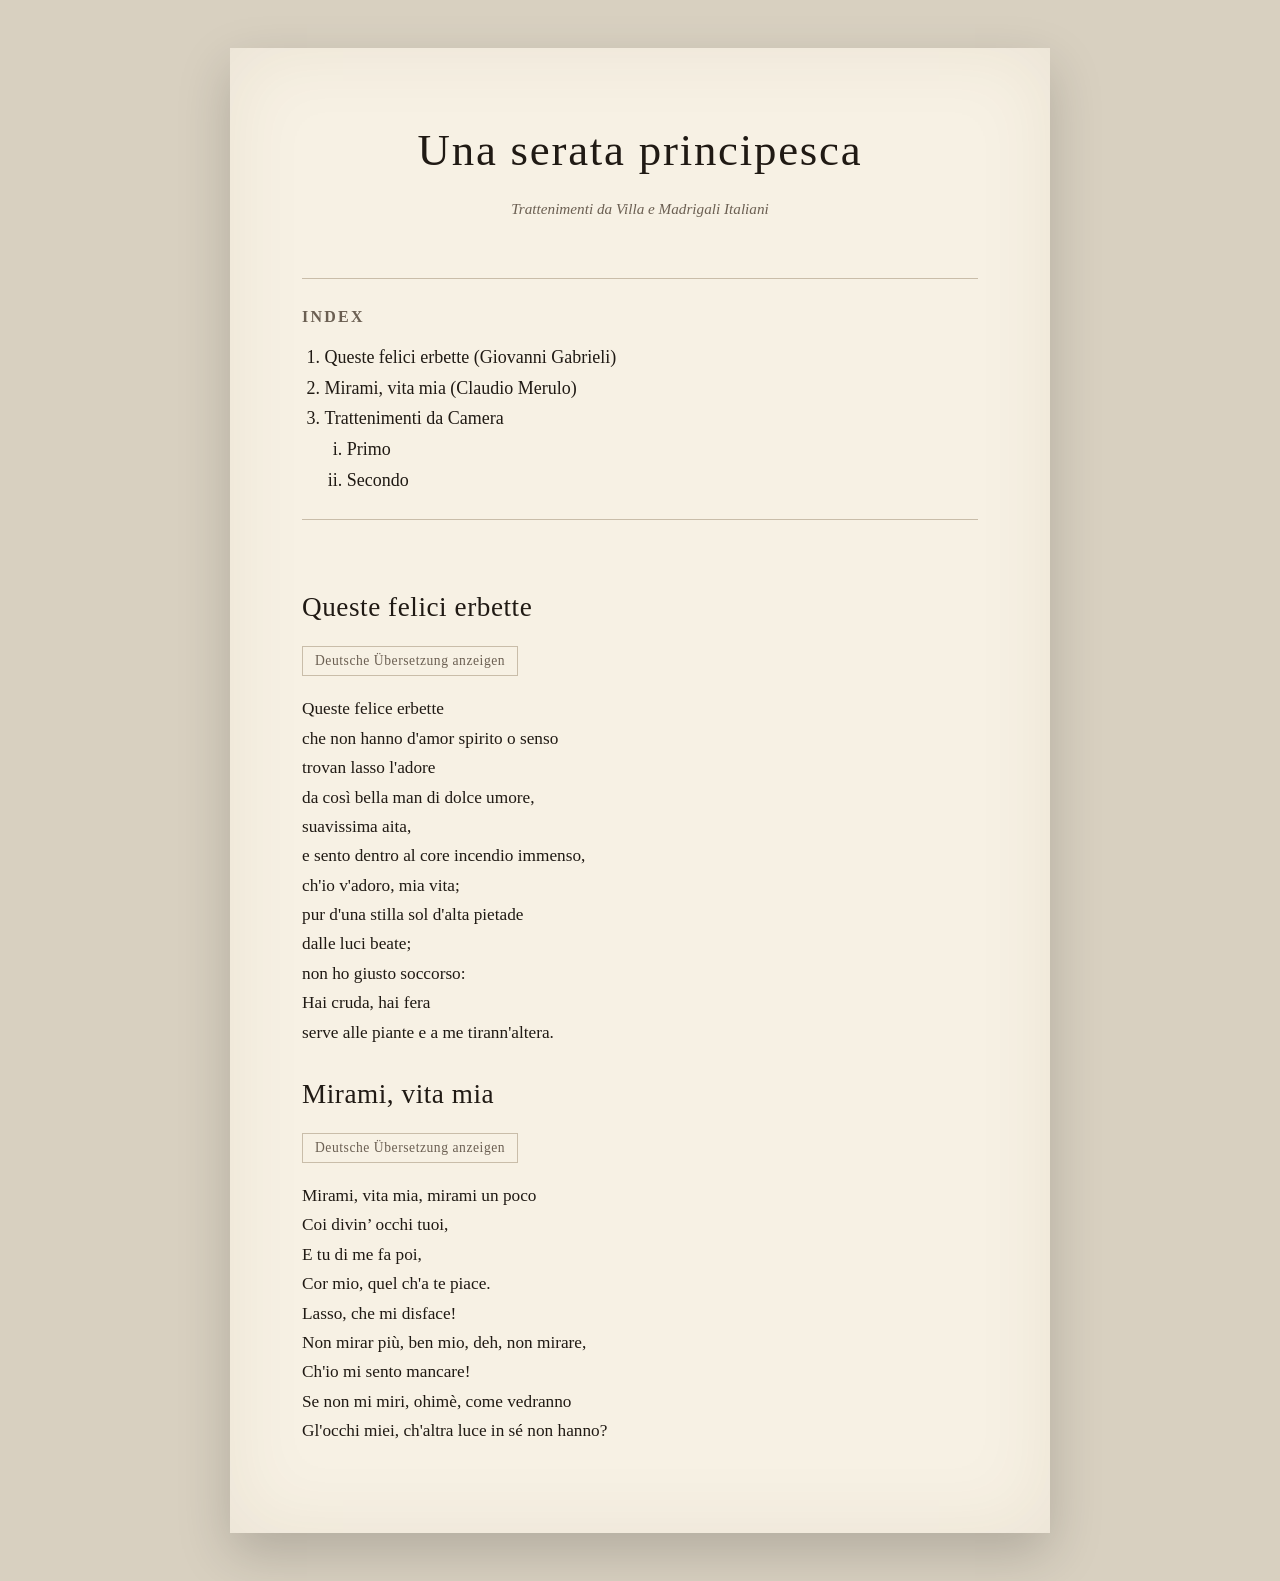
<file: index_orig.html>
<!doctype html>
<html lang="it">
    <head>
        <meta charset="UTF-8" />
        <meta name="viewport" content="width=device-width, initial-scale=1.0" />
        <title>Una serata principesca</title>
        <link rel="stylesheet" href="style.css" />
    </head>
    <body>
        <main class="book">
            <header class="site-header">
                <h1>Una serata principesca</h1>
                <p>Trattenimenti da Villa e Madrigali Italiani</p>
            </header>

            <nav class="index">
                <h2>Index</h2>
                <ol>
                    <li>
                        <a href="#poem-erbette"
                            >Queste felici erbette (Giovanni Gabrieli)</a
                        >
                    </li>
                    <li>
                        <a href="#poem-mirami"
                            >Mirami, vita mia (Claudio Merulo)</a
                        >
                    </li>
                    <li>
                        Trattenimenti da Camera
                        <ol>
                            <li>Primo</li>
                            <li>Secondo</li>
                        </ol>
                    </li>
                </ol>
            </nav>

            <article class="poem" id="poem-erbette">
                <h2>Queste felici erbette</h2>

                <button class="toggle-translation" type="button">
                    Deutsche Übersetzung anzeigen
                </button>

                <div class="text original">
                    <p>
                        Queste felice erbette<br />
                        che non hanno d'amor spirito o senso<br />
                        trovan lasso l'adore<br />
                        da così bella man di dolce umore,<br />
                        suavissima aita,<br />
                        e sento dentro al core incendio immenso,<br />
                        ch'io v'adoro, mia vita;<br />
                        pur d'una stilla sol d'alta pietade<br />
                        dalle luci beate;<br />
                        non ho giusto soccorso:<br />
                        Hai cruda, hai fera<br />
                        serve alle piante e a me tirann'altera.<br />
                    </p>
                </div>

                <div class="text translation" hidden>
                    <p>
                        Diese glücklichen Gräser,<br />
                        die weder Geist noch Sinn für die Liebe haben,<br />
                        finden, ach, den Verehrer<br />
                        einer so schönen Hand von sanftem Gemüt,<br />
                        von zartester Anmut,<br />
                        und ich spüre in meinem Herzen ein unermessliches
                        Feuer,<br />
                        dass ich dich verehre, mein Leben;<br />
                        doch nur ein Tropfen erhabener Barmherzigkeit<br />
                        aus den seligen Lichtern;<br />
                        ich habe keine richtige Hilfe:<br />
                        Du bist grausam, du bist wild,<br />
                        dienst den Pflanzen und bist mir eine hochmütige
                        Tyrannin.<br />
                    </p>
                </div>
            </article>

            <article class="poem" id="poem-mirami">
                <h2>Mirami, vita mia</h2>

                <button class="toggle-translation" type="button">
                    Deutsche Übersetzung anzeigen
                </button>

                <div class="text original">
                    <p>
                        Mirami, vita mia, mirami un poco<br />
                        Coi divin’ occhi tuoi,<br />
                        E tu di me fa poi,<br />
                        Cor mio, quel ch'a te piace.<br />
                        Lasso, che mi disface!<br />
                        Non mirar più, ben mio, deh, non mirare,<br />
                        Ch'io mi sento mancare!<br />
                        Se non mi miri, ohimè, come vedranno<br />
                        Gl'occhi miei, ch'altra luce in sé non hanno?<br />
                    </p>
                </div>

                <div class="text translation" hidden>
                    <p>
                        Schau mich an, mein Leben, schau mich ein bisschen
                        an,<br />
                        mit deinen göttlichen Augen,<br />
                        und dann tu mit mir,<br />
                        mein Herz, was du willst.<br />
                        Ach, du vernichtest mich!<br />
                        Schau nicht mehr, meine Liebste, ach, schau nicht
                        mehr,<br />
                        denn ich fühle meine Kräfte schwinden!<br />
                        Wenn du mich nicht anschaust, o weh, wie könnten<br />
                        meine Augen sehen, die doch kein anderes Licht in sich
                        haben?<br />
                    </p>
                </div>
            </article>
        </main>

        <script src="script.js"></script>
    </body>
</html>
</file>
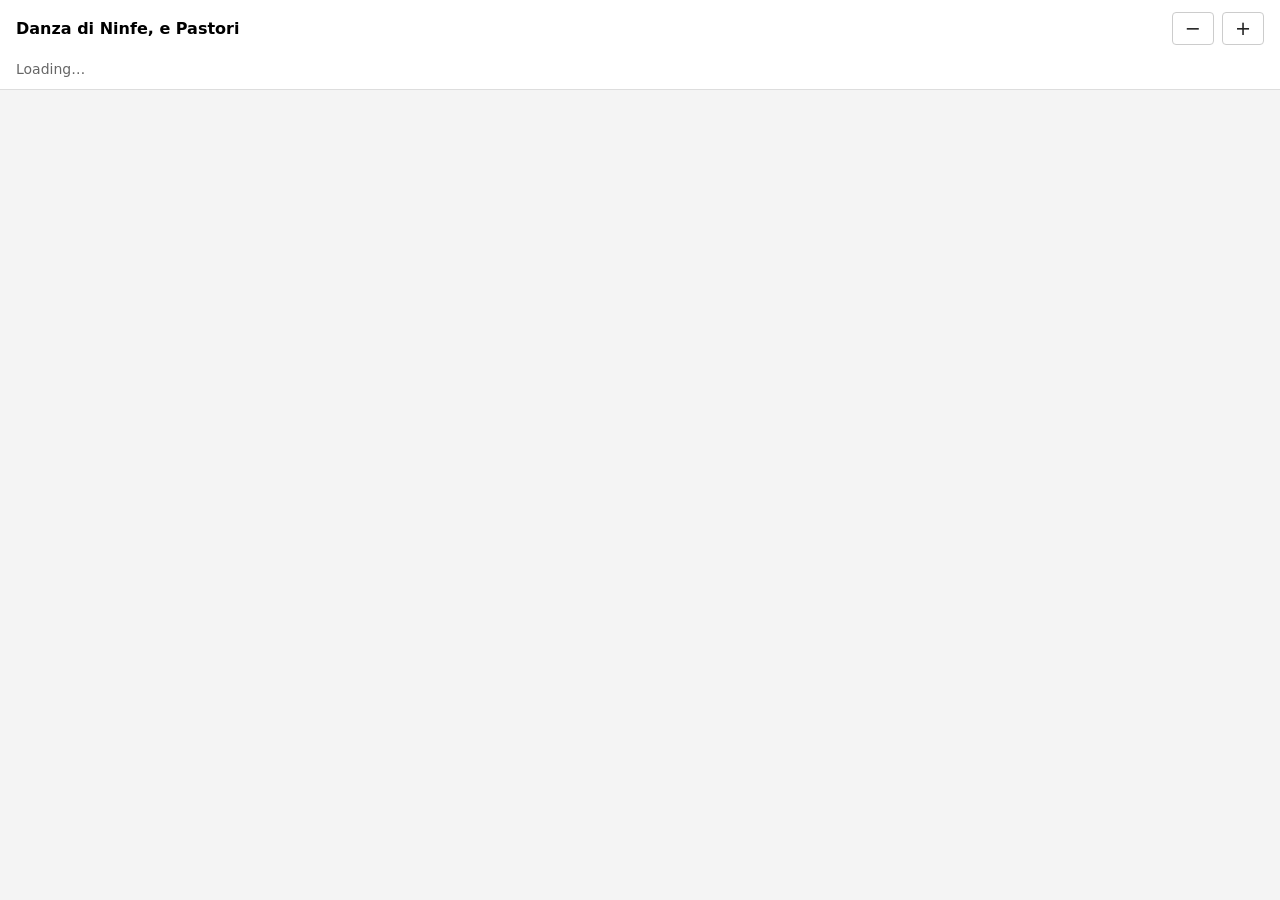
<file: score.html>
<!doctype html>
<html lang="en">
<head>
  <meta charset="utf-8">
  <meta name="viewport" content="width=device-width, initial-scale=1">
  <title>Danza di Ninfe, e Pastori</title>

  <link rel="stylesheet" href="score.css">
  <script src="https://www.verovio.org/javascript/latest/verovio-toolkit-wasm.js"></script>
</head>

<body>
  <header class="site-header">
    <h1>Danza di Ninfe, e Pastori</h1>

    <div class="controls" aria-label="Score controls">
      <button id="zoom-out" type="button" aria-label="Zoom out">−</button>
      <button id="zoom-in" type="button" aria-label="Zoom in">+</button>
    </div>

    <div id="status">Loading…</div>
  </header>

  <main>
    <div id="score"></div>
  </main>

  <script>
    const MEI_FILE = "score.mei";

    const score = document.getElementById("score");
    const statusEl = document.getElementById("status");
    const zoomInButton = document.getElementById("zoom-in");
    const zoomOutButton = document.getElementById("zoom-out");

    let toolkit = null;
    let meiData = "";
    let resizeTimer = null;
    let zoomScale = Number(localStorage.getItem("scoreZoomScale")) || 38;

    zoomInButton.addEventListener("click", () => {
      zoomScale = Math.min(80, zoomScale + 4);
      localStorage.setItem("scoreZoomScale", zoomScale);
      renderScore();
    });

    zoomOutButton.addEventListener("click", () => {
      zoomScale = Math.max(16, zoomScale - 4);
      localStorage.setItem("scoreZoomScale", zoomScale);
      renderScore();
    });

    verovio.module.onRuntimeInitialized = async function () {
      try {
        statusEl.textContent = "Loading MEI…";
        toolkit = new verovio.toolkit();

        const response = await fetch(MEI_FILE);
        if (!response.ok) {
          throw new Error(`Could not load ${MEI_FILE}`);
        }

        meiData = await response.text();
        renderScore();

        window.addEventListener("resize", () => {
          clearTimeout(resizeTimer);
          resizeTimer = setTimeout(renderScore, 200);
        });
      } catch (error) {
        console.error(error);
        statusEl.textContent = error.message;
      }
    };

    function renderScore() {
      if (!toolkit || !meiData) return;

      statusEl.textContent = "Rendering…";

      const containerWidth = score.clientWidth || window.innerWidth;
      const scale = zoomScale;

      toolkit.setOptions({
        scale: scale,
        pageWidth: Math.round(containerWidth * 100 / scale),
        pageHeight: 3000,
        adjustPageHeight: true,
        breaks: "auto",
        footer: "none"
      });

      toolkit.loadData(meiData);

      const pageCount = toolkit.getPageCount();
      score.innerHTML = "";

      for (let pageNumber = 1; pageNumber <= pageCount; pageNumber++) {
        const page = document.createElement("section");
        page.className = "page";
        page.setAttribute("aria-label", `Page ${pageNumber}`);
        page.innerHTML = toolkit.renderToSVG(pageNumber, {});
        score.appendChild(page);
      }

      statusEl.textContent = `${pageCount} page${pageCount === 1 ? "" : "s"} · zoom ${scale}`;
    }
  </script>
</body>
</html>
</file>
<file: style.css>
:root {
    --paper: #f7f1e4;
    --ink: #201a14;
    --muted: #6b5f52;
    --rule: #c9bda9;
    --accent: #7a2f1c;
}

* {
    box-sizing: border-box;
}

html {
    scroll-behavior: smooth;
}

body {
    margin: 0;
    background: #d8d0c0;
    color: var(--ink);
    font-family: Georgia, "Times New Roman", serif;
    font-size: 18px;
    line-height: 1.7;
}

.book {
    max-width: 820px;
    margin: 48px auto;
    padding: 64px 72px;
    background: var(--paper);
    box-shadow:
        0 20px 50px rgba(0, 0, 0, 0.18),
        inset 0 0 80px rgba(90, 60, 30, 0.08);
}

.site-header {
    text-align: center;
    margin-bottom: 56px;
}

.site-header h1 {
    margin: 0;
    font-size: 2.8rem;
    font-weight: normal;
    letter-spacing: 0.04em;
}

.site-header p {
    margin-top: 8px;
    color: var(--muted);
    font-size: 0.95rem;
    font-style: italic;
}

.section-jump {
    position: sticky;
    top: 12px;
    z-index: 2;
    display: flex;
    justify-content: center;
    gap: 12px;
    margin: 0 0 32px;
    padding: 10px 0;
    background: rgba(247, 241, 228, 0.88);
    backdrop-filter: blur(4px);
}

.section-jump a {
    min-width: 92px;
    padding: 8px 14px;
    border: 1px solid var(--rule);
    border-radius: 2px;
    color: var(--ink);
    text-align: center;
    text-decoration: none;
    letter-spacing: 0.12em;
    font-size: 0.8rem;
}

.section-jump a:hover {
    color: var(--accent);
    border-color: var(--accent);
}

.notes-section,
.texts-section {
    scroll-margin-top: 80px;
}

.notes-section {
    margin-bottom: 60px;
}

.notes-section h2 {
    margin: 0 0 18px;
    font-size: 1rem;
    text-transform: uppercase;
    letter-spacing: 0.14em;
    color: var(--muted);
}

.note-group {
    margin-bottom: 14px;
}

.note-block {
    padding: 4px 0 0;
    margin: 0;
}

.note-block summary {
    display: flex;
    align-items: center;
    gap: 10px;
    cursor: pointer;
    color: var(--ink);
    font-size: 1.2rem;
    font-style: italic;
    list-style: none;
}

.note-block summary::-webkit-details-marker {
    display: none;
}

.note-block summary::before {
    content: "+";
    width: 1em;
    color: var(--accent);
    font-weight: bold;
    font-style: normal;
    font-size: 1.05em;
}

.note-block[open] summary::before {
    content: "–";
}

.note-block-body {
    padding: 12px 0 0 1.6rem;
    color: var(--ink);
    text-align: justify;
    hyphens: auto;
    -webkit-hyphens: auto;
    -ms-hyphens: auto;
}

.note-block-body p {
    margin: 0 0 1em;
    max-width: 100%;
}

.note-block-body p:last-child {
    margin-bottom: 0;
}

.index {
    border-top: 1px solid var(--rule);
    border-bottom: 1px solid var(--rule);
    padding: 24px 0;
    margin-bottom: 64px;
}

.index h2 {
    margin: 0 0 12px;
    font-size: 1rem;
    text-transform: uppercase;
    letter-spacing: 0.14em;
    color: var(--muted);
}

.index ol {
    margin: 0;
    padding-left: 1.4rem;
}

.index a {
    color: var(--ink);
    text-decoration: none;
}

.index a:hover {
    color: var(--accent);
    text-decoration: underline;
}

.poem {
    margin-bottom: 24px;
}

.poem h2 {
    margin: 0;
    font-size: 1.7rem;
    font-weight: normal;
    letter-spacing: 0.02em;
}

.poem h3 {
    margin-bottom: 12px;
    font-size: 1.3rem;
    font-weight: normal;
    letter-spacing: 0.02em;
}

.poem-author {
    font-size: 1.2rem;
    color: var(--muted);
}

.poem-book {
    margin-top: 0.15rem;
    font-size: 0.9rem;
    font-style: italic;
    color: var(--muted);
}
.toggle-translation {
    margin-top: 16px;
    padding: 6px 12px;
    border: 1px solid var(--rule);
    background: transparent;
    color: var(--muted);
    font-family: inherit;
    font-size: 0.85rem;
    letter-spacing: 0.04em;
    cursor: pointer;
}

.toggle-translation:hover {
    color: var(--accent);
    border-color: var(--accent);
}

.text {
    margin-top: 18px;
}

.text p {
    margin: 0;
}

.original {
    font-size: 1.08rem;
}

.translation {
    margin-top: 28px;
    padding-left: 24px;
    border-left: 2px solid var(--rule);
    color: var(--muted);
    font-size: 1rem;
}

.translation::before {
    content: "Deutsch";
    display: block;
    margin-bottom: 8px;
    font-size: 0.75rem;
    text-transform: uppercase;
    letter-spacing: 0.16em;
    color: var(--accent);
}

@media (max-width: 700px) {
    .book {
        margin: 0;
        padding: 36px 28px;
    }

    body {
        font-size: 17px;
    }

    .site-header h1 {
        font-size: 2.2rem;
    }
}

ol ol {
    margin-top: 0.3em;
    margin-left: 2em;
}

ol ol {
    list-style-type: lower-roman;
    margin-left: 2em;
}
</file>
<file: score.css>
html {
  box-sizing: border-box;
}

*,
*::before,
*::after {
  box-sizing: inherit;
}

body {
  margin: 0;
  background: #f4f4f4;
  font-family: system-ui, -apple-system, BlinkMacSystemFont, "Segoe UI", sans-serif;
}

.site-header {
  position: sticky;
  top: 0;
  z-index: 10;
  display: flex;
  align-items: center;
  gap: 1rem;
  flex-wrap: wrap;
  padding: 0.75rem 1rem;
  background: white;
  border-bottom: 1px solid #ddd;
}

.site-header h1 {
  flex: 1;
  min-width: 12rem;
  margin: 0;
  font-size: 1rem;
  font-weight: 600;
}

.controls {
  display: flex;
  gap: 0.5rem;
}

.controls button {
  min-width: 2.25rem;
  border: 1px solid #ccc;
  border-radius: 0.25rem;
  background: white;
  padding: 0.25rem 0.75rem;
  color: #222;
  font: inherit;
  font-size: 1.2rem;
  line-height: 1.2;
  cursor: pointer;
}

.controls button:hover,
.controls button:focus-visible {
  background: #f5f5f5;
  outline: none;
}

#status {
  width: 100%;
  font-size: 0.875rem;
  color: #666;
}

main {
  width: 100%;
}

#score {
  width: 100%;
  max-width: 1100px;
  margin: 0 auto;
  padding: 1rem;
}

.page {
  width: 100%;
  margin-bottom: 1rem;
  background: white;
  overflow: hidden;
  box-shadow: 0 1px 4px rgba(0, 0, 0, 0.12);
}

.page svg {
  display: block;
  width: 100%;
  height: auto;
}

@media (max-width: 600px) {
  .site-header {
    gap: 0.5rem;
  }

  #score {
    padding: 0.5rem;
  }

  .page {
    margin-bottom: 0.5rem;
    box-shadow: none;
  }
}
</file>
